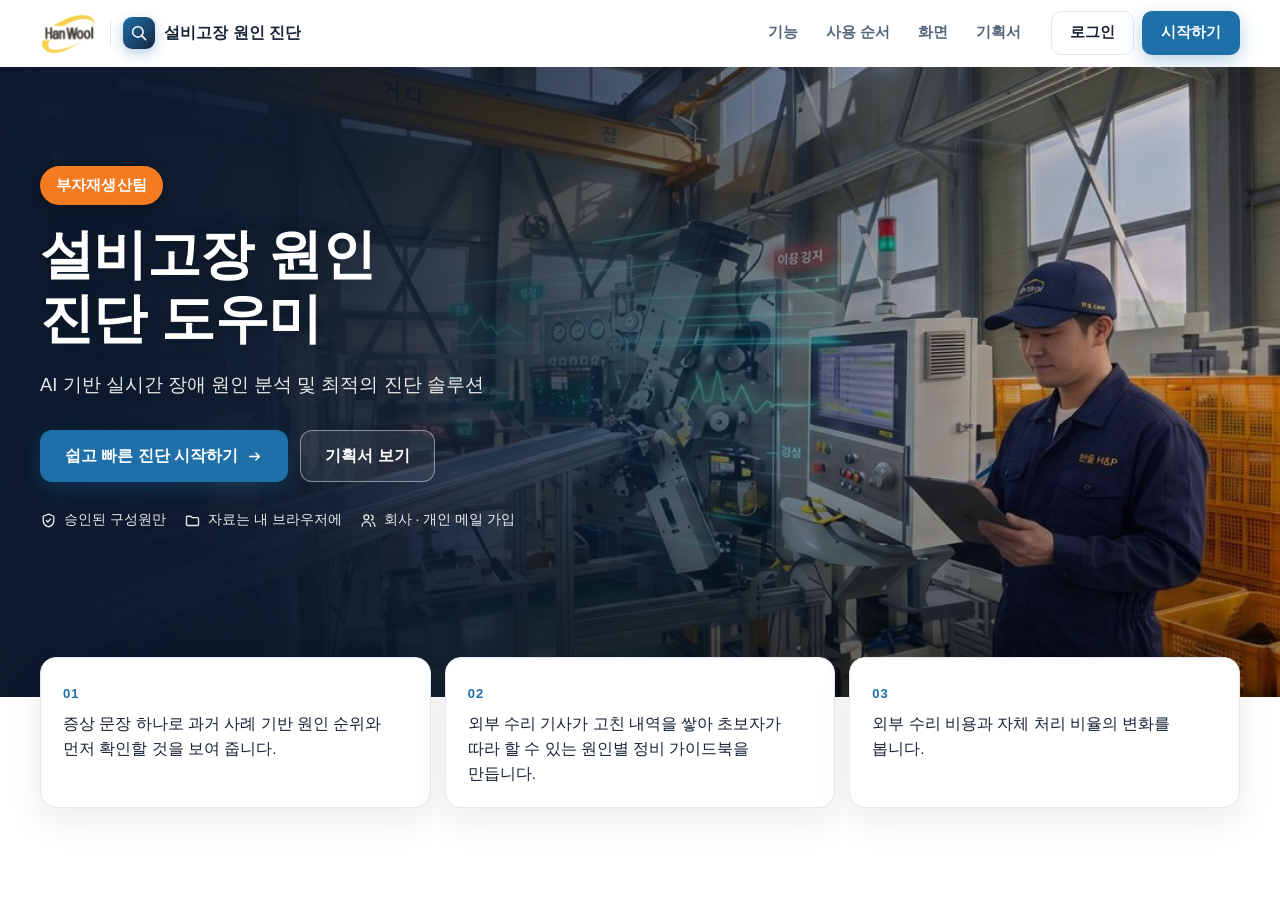
<file: index.html>
<!doctype html>
<html lang="ko">
<head>
  <meta charset="utf-8">
  <meta name="viewport" content="width=device-width, initial-scale=1">
  <title>설비고장 원인 진단 도우미 — v2.0</title>
  <!-- seo-kit: 공유 미리보기 · 아이콘(주소를 옮기면 아래 주소 3곳을 내 주소로) -->
  <link rel="canonical" href="https://yoosangjin1221.github.io/hanwool/">
  <meta property="og:type" content="website">
  <meta property="og:site_name" content="한울H&amp;P">
  <meta property="og:title" content="한울H&amp;P · 설비고장 원인 진단">
  <meta property="og:description" content="증상을 넣으면 과거 정비 사례에서 가능한 고장 원인과 「먼저 확인할 것」을 짚어 주고, 쌓인 사례로 초보자용 자체 정비 가이드북과 외부 수리 비용 현황을 만드는 도구입니다.">
  <meta property="og:url" content="https://yoosangjin1221.github.io/hanwool/">
  <meta property="og:image" content="https://yoosangjin1221.github.io/hanwool/og-image.png">
  <meta property="og:image:secure_url" content="https://yoosangjin1221.github.io/hanwool/og-image.png">
  <meta property="og:image:type" content="image/png">
  <meta property="og:image:width" content="1200">
  <meta property="og:image:height" content="630">
  <meta property="og:image:alt" content="한울H&amp;P · 설비고장 원인 진단">
  <meta property="og:locale" content="ko_KR">
  <meta name="twitter:card" content="summary_large_image">
  <meta name="twitter:title" content="한울H&amp;P · 설비고장 원인 진단">
  <meta name="twitter:description" content="증상을 넣으면 과거 정비 사례에서 가능한 고장 원인과 「먼저 확인할 것」을 짚어 주고, 쌓인 사례로 초보자용 자체 정비 가이드북과 외부 수리 비용 현황을 만드는 도구입니다.">
  <meta name="twitter:image" content="https://yoosangjin1221.github.io/hanwool/og-image.png">
  <link rel="icon" href="favicon.svg" type="image/svg+xml">
  <!-- /seo-kit -->
  <meta name="description" content="증상을 넣으면 과거 정비 사례에서 가능한 고장 원인과 먼저 확인할 것을 짚어 주고, 정비 사례로 초보자용 자체 정비 가이드북과 외부 수리 비용 현황을 만드는 브라우저 도구">
  <meta name="robots" content="noindex">
  <!-- fresh-guard v3 (2026-10-21) — 배포 직후에도 강력 새로고침 없이 새 화면을 보이게 한다.
       GitHub Pages 는 HTML 을 max-age=600 으로 준다. 브라우저도, GitHub 앞단 캐시(Fastly)도 그동안 옛 HTML 을 줄 수 있다
       (Cloudflare 는 HTML 을 캐시하지 않는다 — cf-cache-status: DYNAMIC 실측).
       여기서 하는 일: 지금 화면의 Last-Modified(document.lastModified)와 서버의 최신 값(HEAD)을 비교해,
       서버 쪽이 새로우면 「?_fg=<판>」을 붙인 주소로 한 번 옮겨 간다. 질의가 붙은 주소는 브라우저 캐시에도 Fastly 캐시에도
       없어 반드시 새 판이 온다(실측 x-cache: MISS). 붙은 _fg 는 새 화면이 뜨자마자 주소창에서 지운다. 같은 판으로 두 번 돌지 않는다.
       v2: 열 때만이 아니라 앱 안 메뉴 이동(pushState·hashchange·popstate) 때도 15초에 한 번까지 다시 잰다(열어 둔 탭).
       v3: location.reload() 대신 질의 붙은 주소로 — reload 가 Fastly 에 남은 옛 판을 다시 받아 멈추던 것(10-21 build-data 강의안).
       탭 전환·포커스로는 옮기지 않는다(입력 유실). ETag 는 Cloudflare 가 지워서 쓸 수 없다. 원본: dreamit-1000/scripts/fresh-guard/guard.html
       file:// 로 열면 아무것도 하지 않는다 — file 주소는 fetch 를 못 해 콘솔 오류만 남기 때문(2026-10-27, data10-07 과 같게). -->
  <script>(function(){try{var L=location,P='_fg',h=window.history,q=L.search;if(L.protocol==='file:')return;if(/[?&]_fg=/.test(q)&&h&&h.replaceState){q=q.replace(/([?&])_fg=[^&]*&?/,'$1').replace(/[?&]$/,'');h.replaceState(h.state,'',L.pathname+q+L.hash);}var d=Date.parse(document.lastModified),u=L.pathname+L.search,k='__fresh_guard',t=0;if(!d||!window.fetch||!window.sessionStorage)return;var g=function(s,v){return s+(s.indexOf('?')<0?'?':'&')+P+'='+v;};var c=function(){var n=Date.now();if(n-t<15000)return;t=n;fetch(g(u,n),{method:'HEAD',cache:'no-store'}).then(function(r){var lm=r.headers.get('last-modified'),f=lm&&Date.parse(lm);if(!f||f<=d+1000)return;if(sessionStorage.getItem(k)===lm)return;sessionStorage.setItem(k,lm);L.replace(g(L.pathname+L.search,f)+L.hash);})['catch'](function(){});};c();var p=h&&h.pushState;if(p)h.pushState=function(){var x=p.apply(this,arguments);c();return x;};addEventListener('hashchange',c);addEventListener('popstate',c);}catch(e){}})();</script>
  <link rel="stylesheet" href="css/style.css?v=2026-11-17.1">
  <!-- auth-kit: 로그인 전에는 도구 화면을 감춘다(js/auth.js 가 판정 뒤 푼다) -->
  <script>document.documentElement.classList.add('auth-lock')</script>
  <link rel="stylesheet" href="css/auth.css?v=2026-11-17.1">
  <link rel="stylesheet" href="css/board.css?v=2026-11-17.1">
  <!-- /auth-kit -->
</head>
<body>
  <a class="skip" href="#main">본문으로 건너뛰기</a>
  <div class="shell">
    <aside class="side" aria-label="주 메뉴">
      <a class="brand" href="#/diagnose">
        <span class="brand-mark" aria-hidden="true">정비</span>
        <span class="brand-text">
          <span class="brand-name">고장 원인 진단 도우미</span>
          <span class="brand-sub">data10-06 · v2.0</span>
        </span>
      </a>
      <nav class="nav" id="nav"></nav>
    </aside>

    <div class="body">
      <header class="topbar">
        <a class="scope-chip" id="dataChip" href="#/cases"></a>
        <span class="topbar-note" id="storeNote"></span>
      </header>
      <div id="sampleBanner" class="sample-banner" hidden></div>
      <div id="storeBanner" class="store-banner" hidden></div>
      <div id="cloudBanner" class="cloud-banner" hidden></div>
      <main id="main" class="main" tabindex="-1"></main>
      <footer class="site-footer">
        v2.0 · <span id="storeFoot">정비 사례와 사진은 이 브라우저 안에서만 저장합니다(서버로 보내지 않음)</span> · AI 자동 보내기는 설정한 경우에만 · 진단은 과거 사례 기반 추정이며, 작업 전 반드시 전원 차단·잠금(LOTO)
      </footer>
    </div>
  </div>

  <dialog id="dlg" class="dialog" aria-labelledby="dlgTitle">
    <div class="dialog-body">
      <h2 id="dlgTitle"></h2>
      <div id="dlgContent"></div>
      <div class="dialog-actions" id="dlgActions"></div>
    </div>
  </dialog>

  <dialog id="lightbox" class="dialog lightbox" aria-labelledby="lbTitle">
    <div class="dialog-body">
      <h2 id="lbTitle">고장 사진</h2>
      <div class="lb-frame"><img id="lbImg" alt=""></div>
      <p class="note" id="lbCap"></p>
      <div class="dialog-actions">
        <button type="button" class="btn" id="lbPrev">이전</button>
        <button type="button" class="btn" id="lbNext">다음</button>
        <button type="button" class="btn btn-primary" id="lbClose">닫기</button>
      </div>
    </div>
  </dialog>

  <div id="toast" class="toast" role="status" aria-live="polite" hidden></div>

  <!-- 로컬 파일(file://)로 열어도 돌도록 module 이 아닌 일반 스크립트로 불러옵니다 -->
  <script src="vendor/xlsx.full.min.js?v=2026-11-17.1"></script>
  <script src="js/xlsx-images.js?v=2026-11-17.1"></script>
  <script src="js/logic.js?v=2026-11-17.1"></script>
  <script src="js/fieldform.js?v=2026-11-17.1"></script>
  <script src="js/sample-data.js?v=2026-11-17.1"></script>
  <script src="js/store.js?v=2026-11-17.1"></script>
  <script src="js/photos.js?v=2026-11-17.1"></script>
  <script src="js/charts.js?v=2026-11-17.1"></script>
  <script src="js/ai-endpoint.js?v=2026-11-17.1"></script>
  <script src="js/ai-panel.js?v=2026-11-17.1"></script>
  <script src="js/app.js?v=2026-11-17.1"></script>
  <!-- 팀 저장소(이 과제 전용) — 로그인 키트보다 먼저 불러야 「팀 저장소」 페이지가 붙습니다. 필요한 SQL = supabase/data.sql -->
  <script src="js/cloud.js?v=2026-11-17.1"></script>
  <!-- auth-kit: 로그인 · 사용 신청 · 승인(정본 data10-00/kit/auth) -->
  <script src="vendor/supabase.js?v=2026-11-17.1"></script>
  <script src="js/auth-config.js?v=2026-11-17.1"></script>
  <script src="js/board.js?v=2026-11-17.1"></script>
  <script src="js/auth.js?v=2026-11-17.1"></script>
  <!-- /auth-kit -->
</body>
</html>
</file>
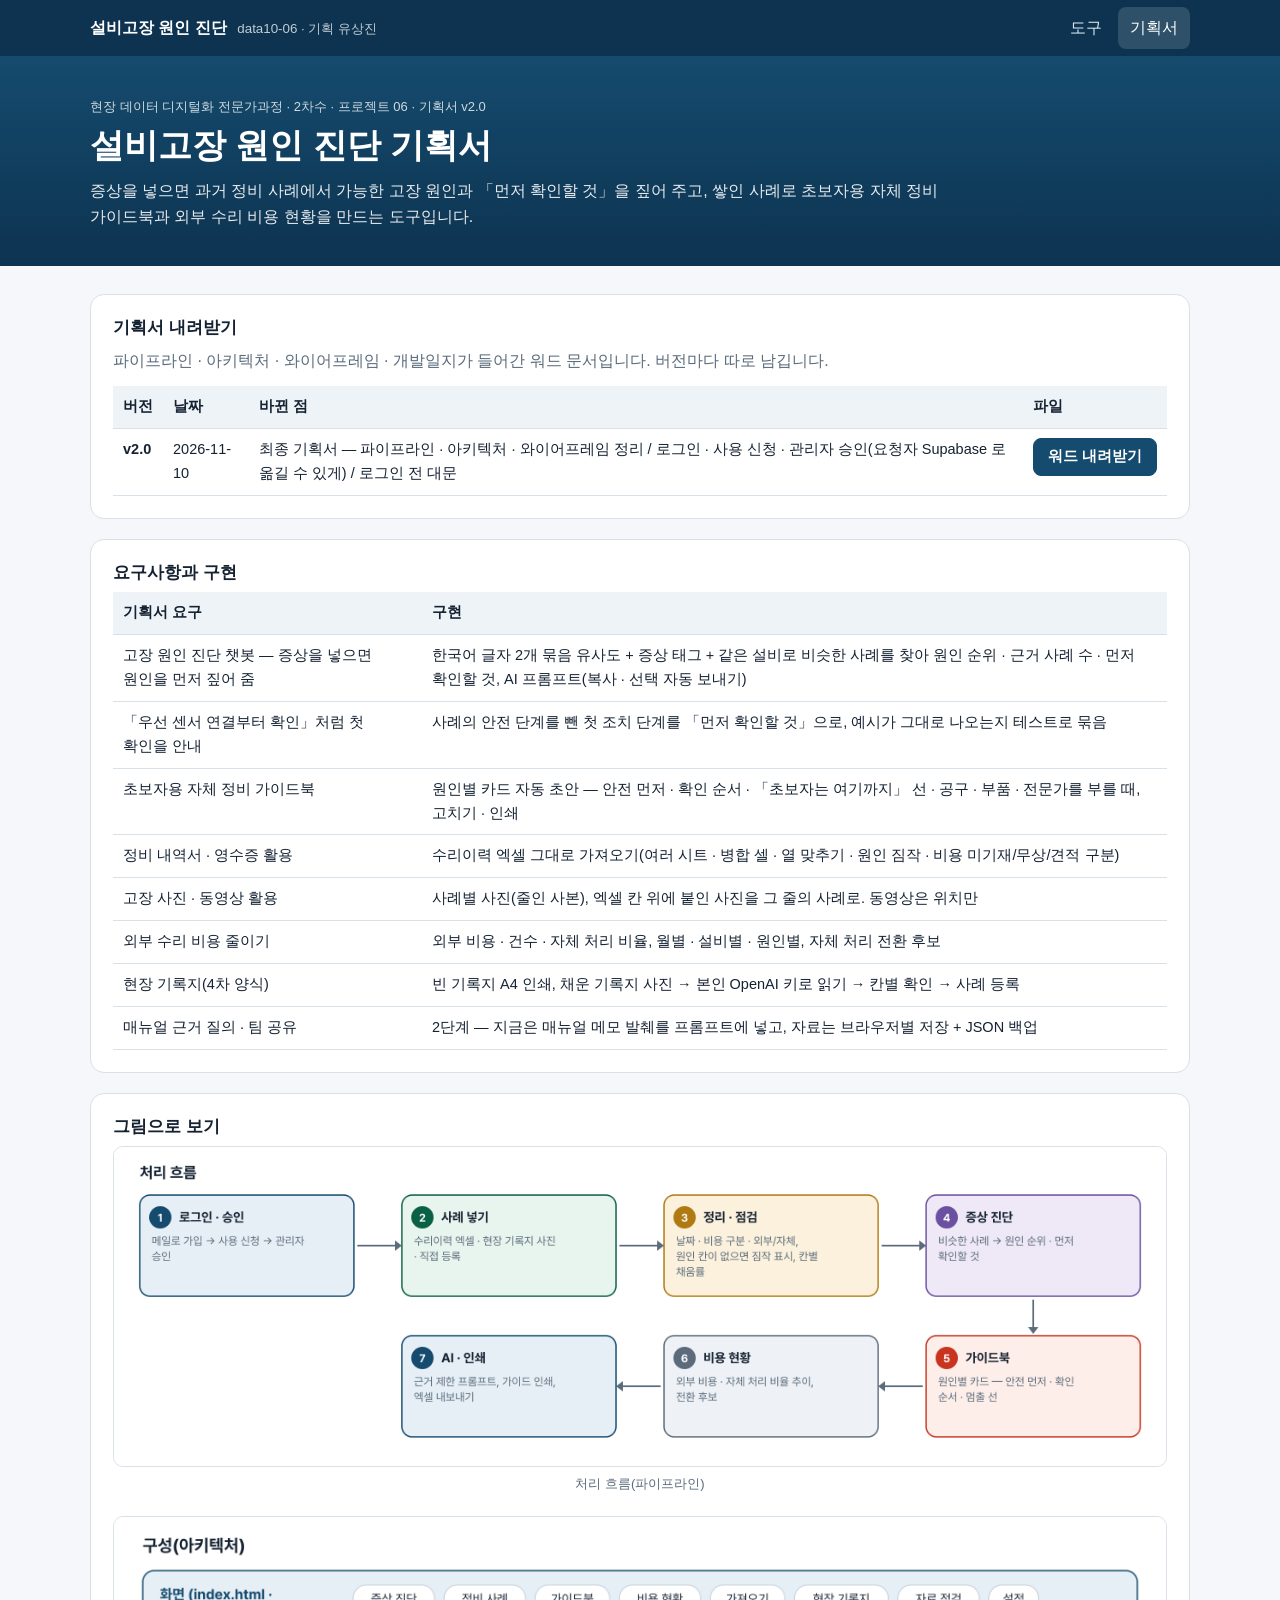
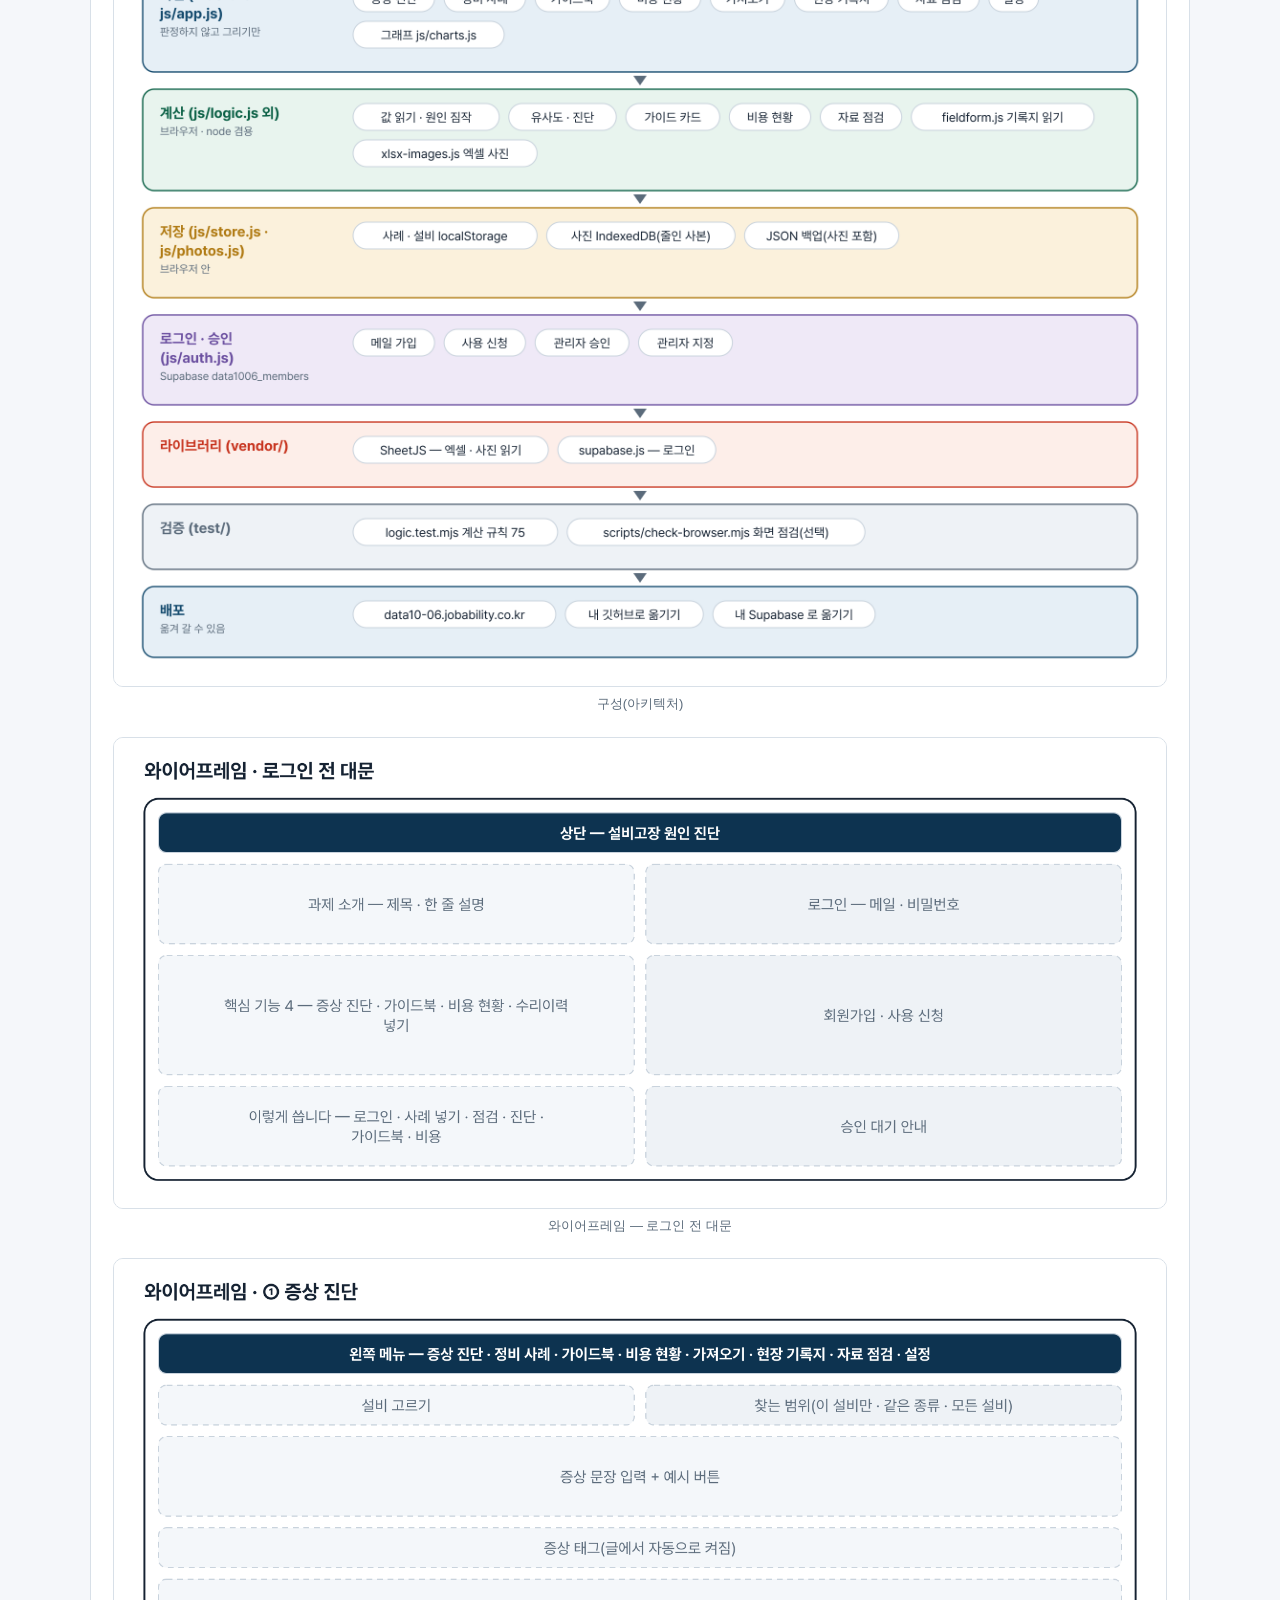
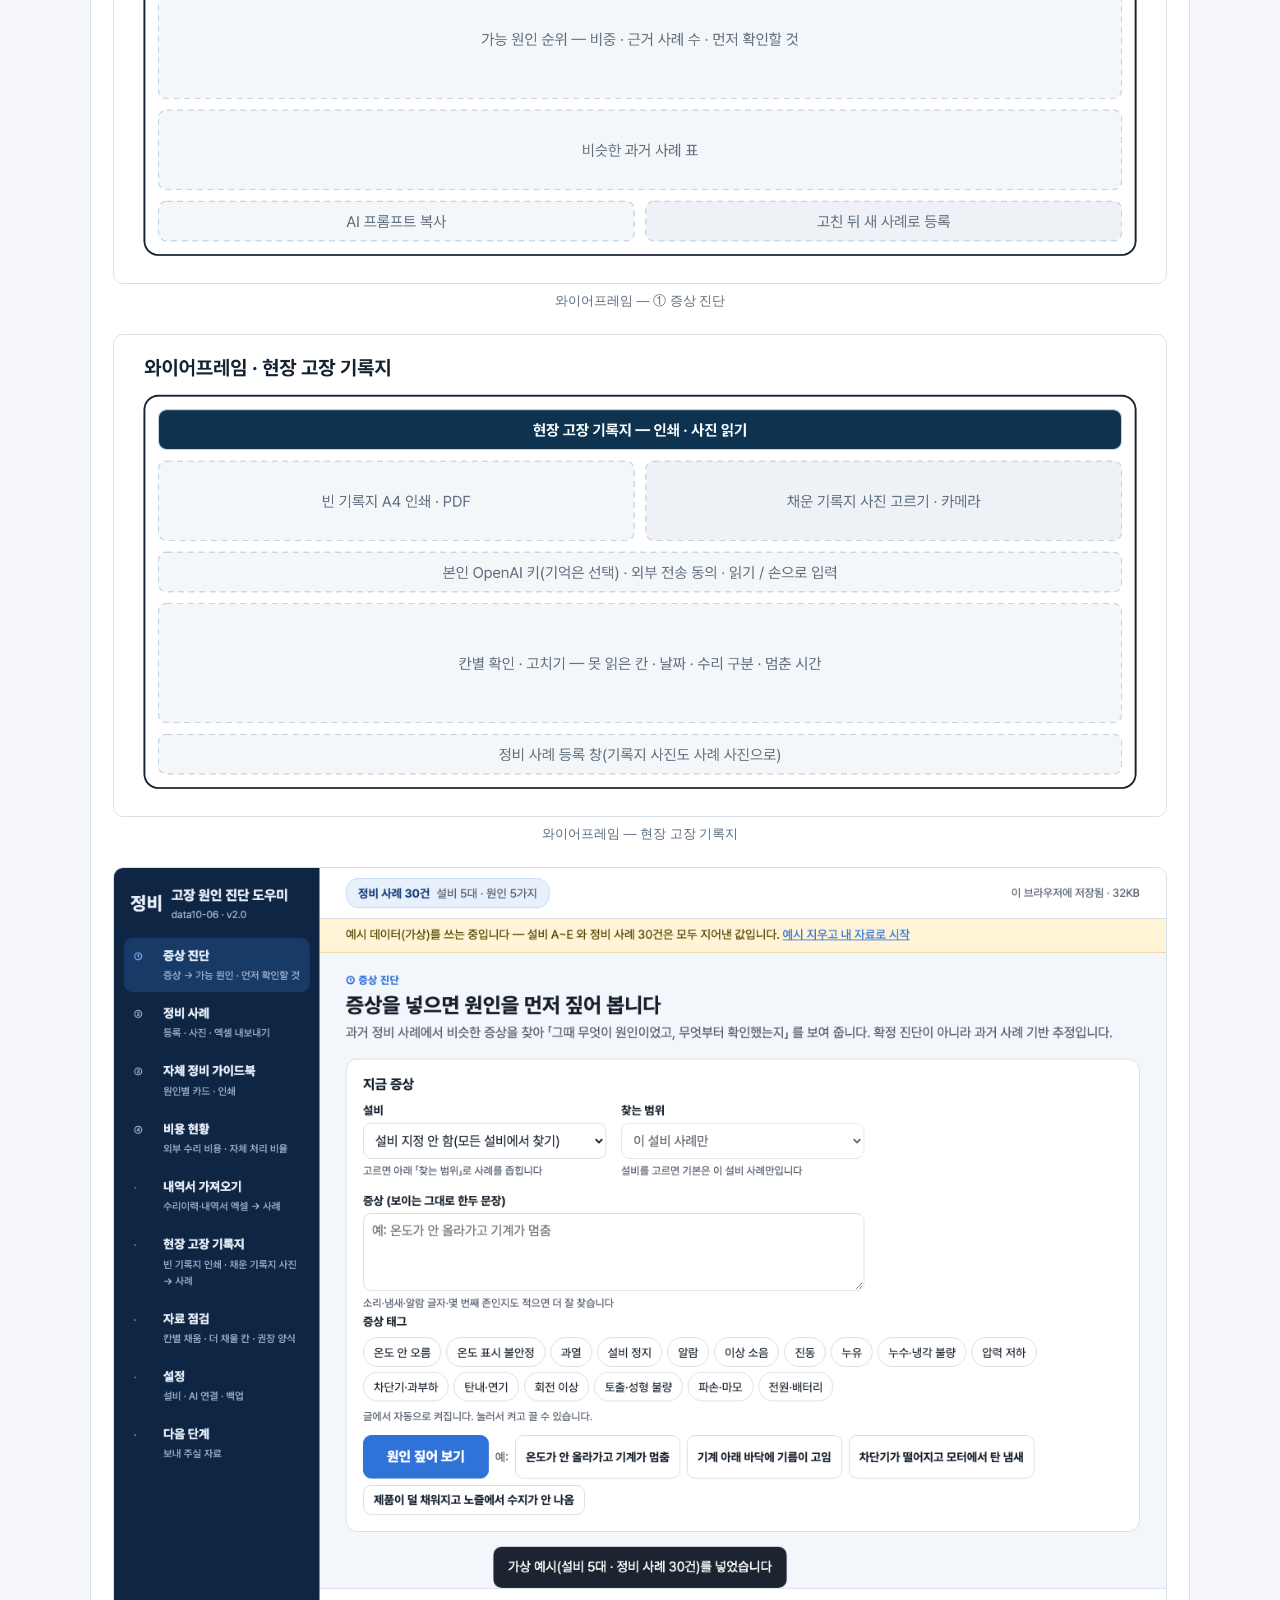
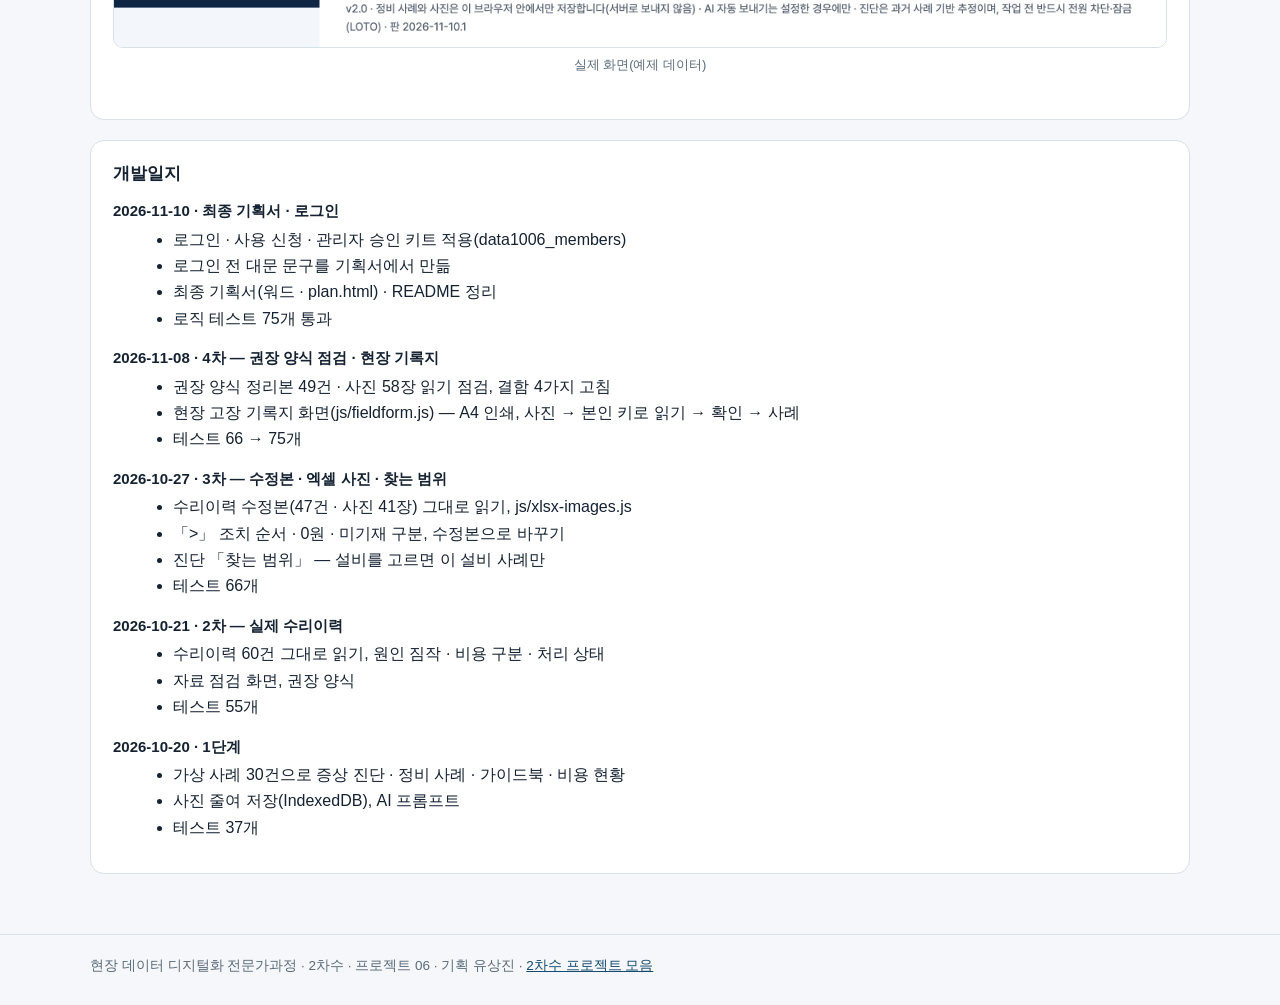
<file: plan.html>
<!DOCTYPE html>
<html lang="ko">
<head>
<meta charset="UTF-8">
<meta name="viewport" content="width=device-width, initial-scale=1.0">
<title>기획서 — 설비고장 원인 진단</title>
<meta name="robots" content="index,follow">
<link rel="icon" href="favicon.svg" type="image/svg+xml">
<link rel="stylesheet" href="css/style.css">
<style>
.plan-figs figure{margin:0 0 22px;} .plan-figs img{width:100%;height:auto;border:1px solid var(--line);border-radius:10px;background:#fff;}
.plan-figs figcaption{font-size:13px;color:var(--sub);text-align:center;margin-top:6px;}
.plan td{white-space:normal;} .plan td .btn{min-height:36px;white-space:nowrap;}
h3{font-size:15px;margin:16px 0 6px;} main ul{margin:0 0 10px 20px;}
:root{--ink:#152232;--sub:#5b6b7b;--line:#d8e0e8;--brand:#154b6e;--bg:#f5f7fa;--container-pad:20px}
@media (min-width:640px){:root{--container-pad:28px}} @media (min-width:1024px){:root{--container-pad:40px}}
*{box-sizing:border-box} body{margin:0;background:var(--bg);color:var(--ink);font:16px/1.65 Pretendard,'Apple SD Gothic Neo','Malgun Gothic',sans-serif;word-break:keep-all;overflow-wrap:break-word}
a{color:var(--brand)} .wrap,.topnav-inner{max-width:calc(1100px + 2*var(--container-pad));margin:0 auto;padding:0 var(--container-pad)}
.topnav{background:#0d3350;color:#fff;position:sticky;top:0;z-index:5} .topnav-inner{display:flex;flex-wrap:wrap;align-items:center;justify-content:space-between;gap:8px;min-height:56px}
.topnav-brand{color:#fff;text-decoration:none;font-weight:700} .topnav-brand small{font-weight:400;opacity:.75;margin-left:6px}
.topnav-links{list-style:none;display:flex;gap:4px;margin:0;padding:0} .topnav-links a{color:#dbe7f0;text-decoration:none;padding:8px 12px;border-radius:8px;display:block} .topnav-links a.active,.topnav-links a:hover{background:rgba(255,255,255,.14);color:#fff}
.hero{background:linear-gradient(180deg,#154b6e,#0d3350);color:#fff;padding:40px 0 36px} .hero h1{margin:6px 0 10px;font-size:clamp(24px,3.4vw,34px);color:#fff} .hero p{margin:0;opacity:.9;max-width:860px} .eyebrow{font-size:13px;opacity:.8}
main{padding:28px 0 40px} .card{background:#fff;border:1px solid var(--line);border-radius:14px;padding:22px;margin:0 0 20px} .sub{color:var(--sub)}
.tablewrap{overflow-x:auto} table{border-collapse:collapse;width:100%;font-size:14.5px} th,td{border-bottom:1px solid var(--line);padding:9px 10px;text-align:left;vertical-align:top} th{background:#eef3f7;white-space:nowrap}
.btn{display:inline-flex;align-items:center;justify-content:center;padding:6px 14px;border-radius:8px;border:1px solid var(--brand);text-decoration:none;font-weight:600} .btn.primary{background:var(--brand);color:#fff}
footer{border-top:1px solid var(--line);padding:20px 0 28px;color:var(--sub);font-size:13.5px}
</style>
</head>
<body>
<nav class="topnav" aria-label="주요 메뉴">
  <div class="topnav-inner">
    <a class="topnav-brand" href="index.html">설비고장 원인 진단 <small>data10-06 · 기획 유상진</small></a>
    <ul class="topnav-links">
      <li><a href="index.html">도구</a></li>
      <li><a href="plan.html" class="active" aria-current="page">기획서</a></li>
    </ul>
  </div>
</nav>
<header class="hero"><div class="wrap">
  <div class="eyebrow">현장 데이터 디지털화 전문가과정 · 2차수 · 프로젝트 06 · 기획서 v2.0</div>
  <h1>설비고장 원인 진단 기획서</h1>
  <p>증상을 넣으면 과거 정비 사례에서 가능한 고장 원인과 「먼저 확인할 것」을 짚어 주고, 쌓인 사례로 초보자용 자체 정비 가이드북과 외부 수리 비용 현황을 만드는 도구입니다.</p>
</div></header>
<main><div class="wrap">
<div class="card">
  <h2 style="margin-top:0">기획서 내려받기</h2>
  <p class="sub">파이프라인 · 아키텍처 · 와이어프레임 · 개발일지가 들어간 워드 문서입니다. 버전마다 따로 남깁니다.</p>
  <div class="tablewrap plan"><table><thead><tr><th>버전</th><th>날짜</th><th>바뀐 점</th><th>파일</th></tr></thead><tbody><tr><td><b>v2.0</b></td><td>2026-11-10</td><td>최종 기획서 — 파이프라인 · 아키텍처 · 와이어프레임 정리 / 로그인 · 사용 신청 · 관리자 승인(요청자 Supabase 로 옮길 수 있게) / 로그인 전 대문</td><td><a class="btn primary" href="docs/기획서/data10-06_유상진_설비고장원인진단_기획서_v2.0.docx" download>워드 내려받기</a></td></tr></tbody></table></div>
</div>
<div class="card plan">
  <h2 style="margin-top:0">요구사항과 구현</h2>
  <div class="tablewrap"><table><thead><tr><th>기획서 요구</th><th>구현</th></tr></thead><tbody><tr><td>고장 원인 진단 챗봇 — 증상을 넣으면 원인을 먼저 짚어 줌</td><td>한국어 글자 2개 묶음 유사도 + 증상 태그 + 같은 설비로 비슷한 사례를 찾아 원인 순위 · 근거 사례 수 · 먼저 확인할 것, AI 프롬프트(복사 · 선택 자동 보내기)</td></tr><tr><td>「우선 센서 연결부터 확인」처럼 첫 확인을 안내</td><td>사례의 안전 단계를 뺀 첫 조치 단계를 「먼저 확인할 것」으로, 예시가 그대로 나오는지 테스트로 묶음</td></tr><tr><td>초보자용 자체 정비 가이드북</td><td>원인별 카드 자동 초안 — 안전 먼저 · 확인 순서 · 「초보자는 여기까지」 선 · 공구 · 부품 · 전문가를 부를 때, 고치기 · 인쇄</td></tr><tr><td>정비 내역서 · 영수증 활용</td><td>수리이력 엑셀 그대로 가져오기(여러 시트 · 병합 셀 · 열 맞추기 · 원인 짐작 · 비용 미기재/무상/견적 구분)</td></tr><tr><td>고장 사진 · 동영상 활용</td><td>사례별 사진(줄인 사본), 엑셀 칸 위에 붙인 사진을 그 줄의 사례로. 동영상은 위치만</td></tr><tr><td>외부 수리 비용 줄이기</td><td>외부 비용 · 건수 · 자체 처리 비율, 월별 · 설비별 · 원인별, 자체 처리 전환 후보</td></tr><tr><td>현장 기록지(4차 양식)</td><td>빈 기록지 A4 인쇄, 채운 기록지 사진 → 본인 OpenAI 키로 읽기 → 칸별 확인 → 사례 등록</td></tr><tr><td>매뉴얼 근거 질의 · 팀 공유</td><td>2단계 — 지금은 매뉴얼 메모 발췌를 프롬프트에 넣고, 자료는 브라우저별 저장 + JSON 백업</td></tr></tbody></table></div>
</div>
<div class="card plan-figs"><h2 style="margin-top:0">그림으로 보기</h2><figure><img src="docs/img/pipeline.png" alt="처리 흐름(파이프라인)" loading="lazy"><figcaption>처리 흐름(파이프라인)</figcaption></figure><figure><img src="docs/img/architecture.png" alt="구성(아키텍처)" loading="lazy"><figcaption>구성(아키텍처)</figcaption></figure><figure><img src="docs/img/wireframe-1.png" alt="와이어프레임 — 로그인 전 대문" loading="lazy"><figcaption>와이어프레임 — 로그인 전 대문</figcaption></figure><figure><img src="docs/img/wireframe-2.png" alt="와이어프레임 — ① 증상 진단" loading="lazy"><figcaption>와이어프레임 — ① 증상 진단</figcaption></figure><figure><img src="docs/img/wireframe-3.png" alt="와이어프레임 — 현장 고장 기록지" loading="lazy"><figcaption>와이어프레임 — 현장 고장 기록지</figcaption></figure><figure><img src="docs/img/screen.png" alt="실제 화면(예제 데이터)" loading="lazy"><figcaption>실제 화면(예제 데이터)</figcaption></figure></div>
<div class="card"><h2 style="margin-top:0">개발일지</h2><h3>2026-11-10 · 최종 기획서 · 로그인</h3><ul><li>로그인 · 사용 신청 · 관리자 승인 키트 적용(data1006_members)</li><li>로그인 전 대문 문구를 기획서에서 만듦</li><li>최종 기획서(워드 · plan.html) · README 정리</li><li>로직 테스트 75개 통과</li></ul><h3>2026-11-08 · 4차 — 권장 양식 점검 · 현장 기록지</h3><ul><li>권장 양식 정리본 49건 · 사진 58장 읽기 점검, 결함 4가지 고침</li><li>현장 고장 기록지 화면(js/fieldform.js) — A4 인쇄, 사진 → 본인 키로 읽기 → 확인 → 사례</li><li>테스트 66 → 75개</li></ul><h3>2026-10-27 · 3차 — 수정본 · 엑셀 사진 · 찾는 범위</h3><ul><li>수리이력 수정본(47건 · 사진 41장) 그대로 읽기, js/xlsx-images.js</li><li>「&gt;」 조치 순서 · 0원 · 미기재 구분, 수정본으로 바꾸기</li><li>진단 「찾는 범위」 — 설비를 고르면 이 설비 사례만</li><li>테스트 66개</li></ul><h3>2026-10-21 · 2차 — 실제 수리이력</h3><ul><li>수리이력 60건 그대로 읽기, 원인 짐작 · 비용 구분 · 처리 상태</li><li>자료 점검 화면, 권장 양식</li><li>테스트 55개</li></ul><h3>2026-10-20 · 1단계</h3><ul><li>가상 사례 30건으로 증상 진단 · 정비 사례 · 가이드북 · 비용 현황</li><li>사진 줄여 저장(IndexedDB), AI 프롬프트</li><li>테스트 37개</li></ul></div>
</div></main>
<footer><div class="wrap">현장 데이터 디지털화 전문가과정 · 2차수 · 프로젝트 06 · 기획 유상진 · <a href="https://data10-00.jobability.co.kr/">2차수 프로젝트 모음</a></div></footer>
</body>
</html>
</file>
<file: css/style.css>
/* 설비고장 원인 진단 도우미 — 1단계 화면 스타일
   뼈대(짙은 남색 사이드바 + 밝은 본문)·공통 부품은 data09-25, 사진 칸은 data09-17 에서 가져왔습니다.
   390px 까지 반응형, 좁은 화면에서는 사이드바가 위쪽 메뉴로 바뀝니다. 그래프 색은 --series-* 변수. */
:root {
  --container-pad: 16px;
  --bg: #f3f6fa;
  --surface: #ffffff;
  --text: #16202c;
  --muted: #56616f;
  --line: #d6dde6;
  --primary: #2f73d9;
  --primary-dark: #215cb4;
  --primary-soft: #e8f0fc;
  --on-primary: #ffffff;
  --side: #0f2544;
  --side-2: #183a66;
  --on-side: #e7eef8;
  --on-side-muted: #9fb2cc;
  --danger: #b3261e;
  --warn-bg: #fff4d6;
  --ok: #1b6e3a;
  --fact: #1b6e3a;
  --obs: #8a4b00;
  --radius: 10px;
  --series-1: #2a78d6;    /* 양품·시간당 양품 */
  --series-2: #eb6834;    /* 폐기율 */
  --series-3: #1baf7a;    /* 달성률 */
  --series-plan: #9aa7b8; /* 계획수량(중립 회색) */
  --caution-bg: #fff4d6;
  --caution: #6b4d00;
}
@media (min-width: 640px) { :root { --container-pad: 24px; } }
@media (min-width: 1024px) { :root { --container-pad: 32px; } }

*, *::before, *::after { box-sizing: border-box; }
html { -webkit-text-size-adjust: 100%; }
body {
  margin: 0;
  background: var(--bg);
  color: var(--text);
  font-family: "Pretendard", "Apple SD Gothic Neo", "Malgun Gothic", "Noto Sans KR", system-ui, sans-serif;
  font-size: 16px;
  line-height: 1.6;
  word-break: keep-all;
  overflow-wrap: break-word;
}
button, input, select, textarea { font: inherit; color: inherit; }
input[type="file"] { max-width: 100%; }
img { max-width: 100%; display: block; }
h1, h2, h3 { line-height: 1.3; margin: 0 0 .5em; }
h1 { font-size: 1.6rem; }
h2 { font-size: 1.2rem; }
h3 { font-size: 1.05rem; }
p { margin: 0 0 .75em; }
a { color: var(--primary); }
.sr { position: absolute; width: 1px; height: 1px; overflow: hidden; clip: rect(0 0 0 0); white-space: nowrap; }
.skip { position: absolute; left: -999px; }
.skip:focus { left: 8px; top: 8px; background: #fff; padding: 8px; z-index: 50; }
[hidden] { display: none !important; }

/* ── 뼈대: 사이드바 + 본문 ─────────────────── */
.shell { display: grid; grid-template-columns: 250px minmax(0, 1fr); min-height: 100vh; }
.side { background: var(--side); color: var(--on-side); padding: 20px 12px; position: sticky; top: 0; height: 100vh; overflow-y: auto; }
.brand { display: flex; align-items: center; gap: 10px; text-decoration: none; color: var(--on-side); padding: 0 8px 18px; }
.brand-mark { font-weight: 800; font-size: 1.4rem; letter-spacing: .02em; }
.brand-text { display: flex; flex-direction: column; min-width: 0; }
.brand-name { font-weight: 800; font-size: 1.05rem; }
.brand-sub { font-size: .78rem; color: var(--on-side-muted); }
.nav { display: flex; flex-direction: column; gap: 4px; }
.nav a {
  display: grid; grid-template-columns: 28px minmax(0, 1fr); gap: 2px 8px; align-items: baseline;
  padding: 10px 12px; border-radius: var(--radius); color: var(--on-side); text-decoration: none;
}
.nav a .no { font-size: .78rem; color: var(--on-side-muted); }
.nav a .t { font-weight: 700; font-size: .95rem; }
.nav a .s { grid-column: 2; font-size: .78rem; color: var(--on-side-muted); }
.nav a:hover { background: rgba(255, 255, 255, .06); }
.nav a[aria-current="page"] { background: var(--side-2); }
.nav a[aria-current="page"] .no { color: #7fb0ff; }

.body { min-width: 0; display: flex; flex-direction: column; }
.topbar {
  display: flex; flex-wrap: wrap; align-items: center; gap: 8px 16px;
  padding: 12px var(--container-pad); background: var(--surface); border-bottom: 1px solid var(--line);
  position: sticky; top: 0; z-index: 10;
}
.scope-chip {
  display: inline-flex; flex-wrap: wrap; gap: 2px 8px; align-items: center; min-width: 0; max-width: 100%;
  padding: 6px 14px; border-radius: 16px; background: var(--primary-soft); border: 1px solid #c3d6f3;
  color: #17427e; font-weight: 700; font-size: .9rem; text-decoration: none;
}
.scope-chip .dim { font-weight: 500; color: var(--muted); }
.topbar-note { margin-left: auto; font-size: .85rem; color: var(--muted); }
.sample-banner { background: var(--warn-bg); border-bottom: 1px solid #e8cf85; color: #5a4400; font-size: .92rem; padding: 8px var(--container-pad); }
.main { padding: 24px var(--container-pad) 48px; width: 100%; max-width: calc(1280px + 2 * var(--container-pad)); }
.main:focus { outline: none; }
.site-footer { margin-top: auto; border-top: 1px solid var(--line); background: var(--surface); color: var(--muted); font-size: .85rem; padding: 14px var(--container-pad); }

@media (max-width: 1023px) {
  .shell { grid-template-columns: minmax(0, 1fr); }
  .side { position: static; height: auto; padding: 12px var(--container-pad); }
  .brand { padding: 0 0 10px; }
  .nav { flex-direction: row; flex-wrap: wrap; gap: 4px; }
  .nav a { display: inline-flex; gap: 6px; padding: 6px 10px; }
  .nav a .s { display: none; }
  .topbar { position: static; }
}

/* ── 공통 부품 ─────────────────────────── */
.stage { font-size: .8rem; font-weight: 800; color: var(--primary); letter-spacing: .04em; margin-bottom: 4px; }
.page-head { display: flex; flex-wrap: wrap; align-items: flex-end; gap: 8px 16px; margin-bottom: 18px; }
.page-head .titles { margin-right: auto; min-width: 0; }
.page-head h1 { margin: 0; }
.page-head .lead { color: var(--muted); margin: 4px 0 0; }
.card { background: var(--surface); border: 1px solid var(--line); border-radius: 14px; padding: 20px; margin-bottom: 20px; min-width: 0; }
.card > h2 { font-size: 1.05rem; }
.note { color: var(--muted); font-size: .9rem; }
.grid-2 { display: grid; grid-template-columns: repeat(2, minmax(0, 1fr)); gap: 20px; }
@media (max-width: 900px) { .grid-2 { grid-template-columns: minmax(0, 1fr); } }

.btn {
  display: inline-flex; align-items: center; justify-content: center; gap: 8px;
  min-height: 44px; padding: 8px 16px; border-radius: var(--radius);
  border: 1px solid var(--line); background: var(--surface); cursor: pointer; font-weight: 700; text-decoration: none; color: var(--text);
}
.btn:hover { border-color: var(--primary); }
.btn:disabled { opacity: .5; cursor: not-allowed; }
.btn-primary { background: var(--primary); color: var(--on-primary); border-color: var(--primary); }
.btn-primary:hover { background: var(--primary-dark); }
.btn-danger { color: var(--danger); border-color: var(--danger); }
.btn-sm { min-height: 36px; padding: 4px 12px; font-size: .9rem; }
.btn-big { min-height: 52px; font-size: 1.05rem; padding: 12px 28px; }
.btn-row { display: flex; flex-wrap: wrap; gap: 8px; }

/* 선택 칸(Scope Setup) */
.seg { display: flex; flex-wrap: wrap; gap: 8px; }
.opt-grid { display: grid; grid-template-columns: repeat(auto-fill, minmax(180px, 1fr)); gap: 10px; }
.opt {
  position: relative; display: flex; gap: 10px; align-items: flex-start; padding: 10px 12px; min-height: 52px;
  border: 1px solid var(--line); border-radius: var(--radius); background: var(--surface); cursor: pointer; min-width: 0;
}
.opt input { margin-top: 4px; flex: none; width: 18px; height: 18px; accent-color: var(--primary); }
.opt .t { font-weight: 700; display: block; }
.opt .s { font-size: .8rem; color: var(--muted); display: block; }
.opt:has(input:checked) { background: var(--primary-soft); border-color: #9dbdf0; }
.opt .avail { font-size: .78rem; color: var(--muted); }
.opt .avail.zero { color: var(--obs); }
.summary { display: grid; grid-template-columns: max-content minmax(0, 1fr); gap: 6px 16px; margin: 0; }
.summary dt { color: var(--muted); font-size: .9rem; }
.summary dd { margin: 0; font-weight: 700; min-width: 0; }
.scope-id { font-family: ui-monospace, Menlo, Consolas, monospace; font-size: 1.15rem; color: #17427e; }

/* 양식 */
.form-grid { display: grid; grid-template-columns: repeat(3, minmax(0, 1fr)); gap: 14px 18px; }
.form-grid .span-all { grid-column: 1 / -1; }
@media (max-width: 1100px) { .form-grid { grid-template-columns: repeat(2, minmax(0, 1fr)); } }
@media (max-width: 560px) { .form-grid { grid-template-columns: minmax(0, 1fr); } }
.field { display: flex; flex-direction: column; gap: 4px; min-width: 0; }
.field > span { font-weight: 700; font-size: .9rem; }
.field > span .req { color: var(--danger); margin-left: 4px; }
.field input, .field select, .field textarea {
  width: 100%; min-height: 44px; padding: 8px 10px; border: 1px solid var(--line); border-radius: var(--radius); background: var(--surface);
}
.field textarea { min-height: 80px; resize: vertical; }
.field .hint { font-size: .82rem; color: var(--muted); }
.field .err { color: var(--danger); font-size: .88rem; }
.field.invalid input, .field.invalid select, .field.invalid textarea { border-color: var(--danger); }
fieldset.block { border: 1px solid var(--line); border-radius: 14px; padding: 16px 18px 18px; margin: 0 0 18px; background: var(--surface); min-width: 0; }
fieldset.block legend { font-weight: 800; padding: 0 6px; }
details.block { border: 1px solid var(--line); border-radius: 14px; padding: 8px 18px; margin: 0 0 10px; background: var(--surface); min-width: 0; }
details.block[open] { padding-bottom: 16px; }
details.block > summary { font-weight: 800; overflow-wrap: anywhere; }
.view-toggle { display: inline-flex; border: 1px solid var(--line); border-radius: 10px; overflow: hidden; }
.view-toggle button { border: 0; background: var(--surface); padding: 6px 14px; font: inherit; cursor: pointer; min-height: 36px; }
.view-toggle button[aria-pressed="true"] { background: var(--primary); color: #fff; font-weight: 700; }
table.list.pivot td.label { white-space: nowrap; }
table.list.alias td:first-child { font-weight: 700; }
.kind { display: inline-block; font-size: .75rem; font-weight: 800; padding: 1px 8px; border-radius: 999px; margin-left: 6px; vertical-align: middle; }
.kind.fact { background: #e3f3e8; color: var(--fact); }
.kind.obs { background: #fdf0dc; color: var(--obs); }
.kind.meta { background: #eef1f5; color: var(--muted); }
.submit-bar { display: flex; justify-content: flex-end; gap: 8px; flex-wrap: wrap; position: sticky; bottom: 0; background: var(--bg); padding: 12px 0; }

/* 이미지 목록(등록 화면) */
.media-list { display: grid; grid-template-columns: repeat(auto-fill, minmax(200px, 1fr)); gap: 12px; margin-top: 12px; }
.media-item { border: 1px solid var(--line); border-radius: var(--radius); padding: 8px; display: flex; flex-direction: column; gap: 6px; min-width: 0; background: #fafbfd; }
.media-item .thumb { aspect-ratio: 4 / 3; background: #e9eef4; border-radius: 6px; display: flex; align-items: center; justify-content: center; overflow: hidden; color: var(--muted); font-size: .85rem; text-align: center; padding: 6px; }
.media-item .thumb img { width: 100%; height: 100%; object-fit: contain; }
.media-item select, .media-item input { width: 100%; min-height: 38px; padding: 4px 8px; border: 1px solid var(--line); border-radius: 8px; background: #fff; }

/* 표 */
.table-wrap { overflow-x: auto; border: 1px solid var(--line); border-radius: var(--radius); background: var(--surface); }
table.list { width: 100%; border-collapse: collapse; font-size: .92rem; }
table.list th, table.list td { padding: 8px 10px; border-bottom: 1px solid var(--line); text-align: left; vertical-align: top; }
table.list th { background: #eef2f7; white-space: nowrap; }
table.list td.num, table.list th.num { text-align: right; white-space: nowrap; }
table.list td.zero { color: #a3adba; }
table.list tr.differs td { background: #fffaf0; }
table.list td.blk { color: var(--muted); font-size: .82rem; white-space: nowrap; }
.heat-1 { background: #eef4fd; } .heat-2 { background: #d9e7fb; } .heat-3 { background: #bcd4f7; }

/* 통계 타일 */
.tiles { display: grid; grid-template-columns: repeat(4, minmax(0, 1fr)); gap: 12px; margin-bottom: 20px; }
@media (max-width: 900px) { .tiles { grid-template-columns: repeat(2, minmax(0, 1fr)); } }
.tile { background: var(--surface); border: 1px solid var(--line); border-radius: 14px; padding: 14px 16px; min-width: 0; }
.tile .k { font-size: .85rem; color: var(--muted); }
.tile .v { font-size: 1.6rem; font-weight: 800; }

/* 가져오기 */
.map-grid { display: grid; grid-template-columns: repeat(auto-fill, minmax(260px, 1fr)); gap: 10px 16px; }
.map-row { display: flex; flex-direction: column; gap: 4px; min-width: 0; border: 1px solid var(--line); border-radius: 10px; padding: 8px 10px; background: #fafbfd; }
.map-row .col { font-weight: 800; }
.map-row .ex { font-size: .8rem; color: var(--muted); overflow: hidden; text-overflow: ellipsis; white-space: nowrap; }
.map-row select { min-height: 38px; border: 1px solid var(--line); border-radius: 8px; padding: 4px 8px; background: #fff; width: 100%; }

.alert { padding: 10px 14px; border-radius: var(--radius); margin: 10px 0; }
.alert.warn { background: #fdecea; color: #7a1c14; }
.alert.info { background: #eaf1fa; color: #123a66; }
.empty { text-align: center; padding: 40px 16px; color: var(--muted); }

/* 대화상자·알림 */
.dialog { border: none; border-radius: 12px; padding: 0; width: min(640px, calc(100vw - 32px)); max-height: calc(100vh - 32px); }
.dialog::backdrop { background: rgba(0, 0, 0, .45); }
.dialog-body { padding: 20px; }
.dialog-actions { display: flex; justify-content: flex-end; gap: 8px; margin-top: 16px; flex-wrap: wrap; }
.toast { position: fixed; left: 50%; bottom: 24px; transform: translateX(-50%); background: #1b2430; color: #fff; padding: 12px 18px; border-radius: var(--radius); z-index: 100; max-width: calc(100vw - 32px); }
.toast.error { background: var(--danger); }


/* ── data09-25 에서 가져온 부분(필터·그래프·이상 목록 등) ─── */
.filters { display: grid; grid-template-columns: repeat(auto-fit, minmax(min(100%, 200px), 1fr)); gap: 12px 16px; align-items: end; }
.filters .span-all { grid-column: 1 / -1; margin: 0; }
h2.sec { font-size: 1.15rem; margin: 4px 0 12px; }
.tile .v { font-size: 1.35rem; }
.map-row.missing { border-color: var(--danger); background: #fdf3f2; }
.map-row .req { color: var(--danger); font-size: .78rem; }
details > summary { cursor: pointer; font-weight: 700; padding: 6px 0; min-height: 32px; }
details.warn-list ul { max-height: 240px; overflow: auto; font-size: .88rem; }
details.card.rules > summary { font-weight: 700; }
.charts { display: grid; grid-template-columns: repeat(2, minmax(0, 1fr)); gap: 16px; margin-bottom: 16px; }
@media (max-width: 900px) { .charts { grid-template-columns: minmax(0, 1fr); } }
.fig { margin: 0; border: 1px solid var(--line); border-radius: var(--radius); padding: 10px 12px; min-width: 0; background: var(--surface); }
.fig figcaption { font-weight: 800; font-size: .92rem; }
svg.chart { width: 100%; height: auto; display: block; }
svg.chart .grid { stroke: #e6eaf0; stroke-width: 1; }
svg.chart .axis { stroke: #b9c2ce; stroke-width: 1; }
svg.chart .tick { fill: var(--muted); font-size: 12px; }
svg.chart .ln { fill: none; stroke-width: 2; stroke-linejoin: round; }
svg.chart .dot { stroke: var(--surface); stroke-width: 2; }
.legend { display: flex; flex-wrap: wrap; gap: 4px 14px; font-size: .82rem; color: var(--muted); min-height: 4px; }
.legend .lg { display: inline-flex; align-items: center; gap: 6px; }
.legend i { width: 12px; height: 12px; border-radius: 3px; display: inline-block; }
table.list tr.sum td { background: #eef2f7; font-weight: 700; }
table.list tr.total td { background: #dfe7f2; }
table.list td.indent { padding-left: 22px; }
table.list.weekly td:last-child { min-width: 220px; }
table.list.items input[type="text"], table.list.items input:not([type]) { width: 100%; min-height: 36px; padding: 4px 6px; border: 1px solid var(--line); border-radius: 8px; }
table.list tr.excluded td { color: #8b95a3; }
.an-list { display: grid; gap: 10px; }
.an { border: 1px solid var(--line); border-left-width: 5px; border-radius: var(--radius); padding: 10px 14px; min-width: 0; }
.an.lv-bad { border-left-color: var(--danger); }
.an.lv-warn { border-left-color: #c98500; }
.an-top { display: flex; flex-wrap: wrap; align-items: center; gap: 4px 8px; }
.an-ev { margin: 6px 0 4px; font-weight: 600; }
.an .note { margin: 2px 0; }
.tag.caution { background: var(--caution-bg); color: var(--caution); }
.drop { display: flex; flex-wrap: wrap; align-items: center; gap: 10px 16px; padding: 22px; border: 2px dashed var(--line); border-radius: 14px; background: #fafbfd; margin-bottom: 12px; }
.drop.over { border-color: var(--primary); background: var(--primary-soft); }
.btn { position: relative; }
.btn input[type="file"] { position: absolute; width: 1px; height: 1px; overflow: hidden; clip: rect(0 0 0 0); }
.steps { margin: 8px 0 12px; padding-left: 22px; }
.mono { font-family: ui-monospace, Menlo, Consolas, monospace; font-size: .85rem; }
textarea { width: 100%; min-height: 120px; padding: 8px 10px; border: 1px solid var(--line); border-radius: var(--radius); background: var(--surface); resize: vertical; }
.paper { padding: 28px; }
.rp h1 { font-size: 1.4rem; }
.rp h2 { font-size: 1.1rem; margin-top: 18px; }
.rp .pre { white-space: pre-line; background: #fafbfd; border: 1px solid var(--line); border-radius: var(--radius); padding: 12px 14px; }
.ai-send { display: inline-flex; align-items: center; flex-wrap: wrap; gap: 4px; }
@media (max-width: 700px) { .paper { padding: 16px; } }

@media print {
  .side, .topbar, .site-footer, .sample-banner, .no-print, .toast, .filters { display: none !important; }
  .shell { display: block; }
  body { background: #fff; font-size: 10.5pt; }
  .main { padding: 0; max-width: none; }
  .card { border: none; padding: 0; }
  .table-wrap { overflow: visible; border: none; }
  table.list th, table.list td { padding: 3px 5px; }
}
.mask-box { border: 1px solid var(--line); border-radius: 12px; padding: 10px 14px; margin: 0 0 12px; background: #fafbfd; }
.mask-box .opt { margin: 0; }

/* ── data10-06 추가 ─────────────────────── */
:root { --danger-soft: #fdecea; --ok-soft: #e3f3e8; --safety-bg: #fff7e0; --safety-line: #e3c25a; }
.cloud-banner { background: #eaf3fb; color: #12395c; border-bottom: 1px solid #b9d6ee; font-size: .92rem; padding: 10px var(--container-pad); display: flex; flex-wrap: wrap; align-items: center; gap: 8px 10px; }
.cloud-banner[hidden] { display: none; }
.cloud-banner span { flex: 1 1 320px; word-break: keep-all; overflow-wrap: break-word; }
.store-banner { background: #fdecea; color: #7a1c14; border-bottom: 1px solid #f0b8b2; font-size: .92rem; padding: 8px var(--container-pad); }
.linklike { background: none; border: 0; padding: 0; color: var(--primary); text-decoration: underline; cursor: pointer; font: inherit; }
.nowrap { flex-wrap: nowrap; }
.block { display: block; }
.form-grid .span-2 { grid-column: span 2; }
@media (max-width: 560px) { .form-grid .span-2 { grid-column: auto; } }
.list-head { display: flex; flex-wrap: wrap; align-items: baseline; gap: 6px 16px; margin-bottom: 10px; }
.list-head h2 { margin: 0; }
.list-head .btn-row { margin-left: auto; }
.filters-card { padding: 16px 20px; }
.ex-label { align-self: center; }

/* 태그 칩 */
.chips { display: flex; flex-wrap: wrap; gap: 6px; margin: 4px 0; }
.chip {
  display: inline-flex; align-items: center; min-height: 36px; padding: 4px 12px; border-radius: 999px;
  border: 1px solid var(--line); background: var(--surface); color: var(--text); font-size: .9rem; cursor: pointer; text-decoration: none;
}
.chip[aria-pressed="true"], .chip.on { background: var(--primary); border-color: var(--primary); color: var(--on-primary); font-weight: 700; }
.toc { display: flex; flex-wrap: wrap; gap: 6px; margin-bottom: 14px; }

/* 배지 */
.kind.ext { background: #fdf0dc; color: var(--obs); margin-left: 0; }
.kind.self { background: var(--ok-soft); color: var(--ok); margin-left: 0; }
.kind.danger { background: var(--danger-soft); color: #8f1d15; }
.kind.ok { background: var(--ok-soft); color: var(--ok); }
.kind.haz { background: #eef1f5; color: #3d4652; }
.kind.lv.strong { background: var(--ok-soft); color: var(--ok); }
.kind.lv.medium { background: #eaf1fa; color: #123a66; }
.kind.lv.weak { background: #eef1f5; color: var(--muted); }

/* 안전 띠 */
.safety-strip { background: var(--safety-bg); border: 1px solid var(--safety-line); border-left-width: 6px; border-radius: var(--radius); padding: 10px 14px; margin: 0 0 14px; color: #4d3a00; }

/* 진단 결과 */
.an.cause { display: flex; flex-direction: column; gap: 6px; }
.an.lv-strong { border-left-color: var(--ok); }
.an.lv-medium { border-left-color: var(--primary); }
.an.lv-weak { border-left-color: #a3adba; }
.rank { font-weight: 800; color: var(--muted); }
.cause-name { margin: 0; font-size: 1.15rem; }
.share { display: flex; align-items: center; gap: 10px; }
.share-bar { flex: 1; height: 10px; background: #e6eaf0; border-radius: 999px; overflow: hidden; max-width: 420px; }
.share-bar i { display: block; height: 100%; background: var(--series-1); border-radius: 999px; }
.checks { background: #fafbfd; border: 1px solid var(--line); border-radius: var(--radius); padding: 8px 12px; }
.checks ol { margin: 4px 0 0; padding-left: 22px; }
.checks li { margin: 2px 0; }

/* 사진 (data09-17) */
.thumb-btn { position: relative; display: inline-block; padding: 0; border: 1px solid var(--line); border-radius: 6px; background: #eef1f5; cursor: zoom-in; line-height: 0; }
.thumb-btn:focus-visible { outline: 2px solid var(--primary); outline-offset: 2px; }
.thumb { display: block; width: 56px; height: 56px; object-fit: cover; border-radius: 5px; }
.thumb-missing { background: #eef1f5; }
.thumb-count { position: absolute; right: 2px; bottom: 2px; background: rgba(0, 0, 0, .7); color: #fff; font-size: .75rem; line-height: 1.4; padding: 0 5px; border-radius: 4px; }
.photo-grid { list-style: none; margin: 0 0 10px; padding: 0; display: grid; grid-template-columns: repeat(auto-fill, minmax(150px, 1fr)); gap: 10px; }
.photo-item { display: flex; flex-direction: column; gap: 6px; border: 1px solid var(--line); border-radius: var(--radius); padding: 8px; background: var(--surface); min-width: 0; }
.photo-item .thumb-btn.big { width: 100%; }
.photo-item .thumb-btn.big .thumb { width: 100%; height: 120px; }
.photo-item input[type="text"] { width: 100%; min-width: 0; padding: 6px 8px; border: 1px solid var(--line); border-radius: 6px; font-size: .9rem; }
.photo-tools { display: flex; flex-wrap: wrap; gap: 4px; }
.dialog.wide { width: min(920px, calc(100vw - 16px)); }
.dialog-body > h2 { overflow-wrap: anywhere; }
.lightbox { width: min(1100px, calc(100vw - 16px)); background: #111; color: #fff; }
.lightbox::backdrop { background: rgba(0, 0, 0, .8); }
.lightbox h2 { color: #fff; font-size: 1rem; }
.lightbox .note { color: #d5dae1; text-align: center; }
.lb-frame img { display: block; max-width: 100%; max-height: calc(100vh - 180px); margin: 0 auto; object-fit: contain; }
.lightbox .btn { background: #2b2f36; color: #fff; border-color: #444; }

/* 가이드 카드 */
.guide-card { border-top: 6px solid var(--side-2); }
.guide-head { display: flex; flex-wrap: wrap; justify-content: space-between; gap: 8px 16px; margin-bottom: 12px; }
.guide-head h2 { font-size: 1.35rem; margin: 0 0 4px; }
.guide-head .badges { display: flex; flex-wrap: wrap; gap: 4px; align-items: flex-start; }
.guide-head .badges .kind { margin-left: 0; }
.guide-grid { display: grid; grid-template-columns: repeat(2, minmax(0, 1fr)); gap: 16px; margin-bottom: 12px; }
@media (max-width: 800px) { .guide-grid { grid-template-columns: minmax(0, 1fr); } }
.guide-card h3 { font-size: 1rem; margin: 8px 0 6px; }
.guide-card ul, .guide-card ol { margin: 0 0 8px; padding-left: 22px; }
.safety-box { background: var(--safety-bg); border: 1px solid var(--safety-line); border-radius: var(--radius); padding: 4px 14px 6px; }
.call-box { background: var(--danger-soft); border: 1px solid #f0b8b2; border-radius: var(--radius); padding: 4px 14px 6px; }
.guide-steps li { margin: 4px 0; }
.guide-steps li.step.expert { font-weight: 600; }
.guide-steps li.after { color: #5d6875; }
.guide-steps li.stop { list-style: none; margin: 10px 0 10px -22px; padding: 8px 12px; border: 2px dashed #c0392b; border-radius: var(--radius); color: #8f1d15; font-weight: 800; background: #fff; }
.pre { white-space: pre-line; }
.print-foot { margin-top: 8px; }
.checklist { list-style: none; padding: 0; margin: 0; display: grid; gap: 8px; }

@media print {
  .dialog, .lightbox { display: none !important; }
  body.print-one .guide-card:not(.print-target), body.print-one .toc, body.print-one .page-head, body.print-one .alert { display: none !important; }
  .guide-card { break-inside: avoid; page-break-inside: avoid; border-top: 3px solid #333; margin-bottom: 14px; }
  .guide-card + .guide-card { break-before: page; page-break-before: always; }
  .safety-box, .call-box { background: #fff; }
  table.list td .thumb-btn { display: none; }
  .charts { grid-template-columns: repeat(2, minmax(0, 1fr)); }
}
/* 넓은 표는 좁은 화면에서 칸을 짓누르지 않고 표 상자 안에서 옆으로 넘깁니다 */
table.list.sims, table.list.cases { min-width: 860px; }
table.list.sims td:nth-child(5), table.list.cases td:nth-child(4) { min-width: 200px; }

/* 2차 — 자료 점검 · 짐작 표시 · 지난 조치 기록 */
.fill-bar { display: inline-block; width: 90px; max-width: 100%; height: 8px; border-radius: 999px; background: #eef1f5; overflow: hidden; vertical-align: middle; }
.fill-bar i { display: block; height: 100%; background: var(--series-1, #2f6db3); }
.feat-list { display: grid; grid-template-columns: repeat(auto-fit, minmax(220px, 1fr)); gap: 10px; margin: 8px 0 12px; }
.feat { border: 1px solid var(--line); border-radius: 12px; padding: 10px 12px; min-width: 0; }
.feat .kind { margin-left: 8px; }
.feat p { margin: 6px 0 0; }
.card.answer p { margin: 0 0 6px; word-break: keep-all; overflow-wrap: break-word; }
.dup-list li { margin-bottom: 6px; }
.dup-list .kind { margin-left: 6px; }
.past-actions { margin-top: 10px; }
.past-actions h4 { margin: 0 0 4px; font-size: .95rem; }
.check-table td { vertical-align: top; }
.linklike { word-break: keep-all; overflow-wrap: anywhere; text-align: left; }

/* 4차 — 현장 고장 기록지(인쇄 · 사진 읽기 확인) */
.alert.ok { background: var(--ok-soft); color: #1d5a2e; }
.field-print-wrap { overflow-x: auto; margin-top: 12px; }
.field-sheet { width: 100%; min-width: 560px; max-width: 760px; border-collapse: collapse; table-layout: fixed; background: #fff; color: #111; }
.field-sheet th, .field-sheet td { border: 1px solid #333; padding: 4px 8px; vertical-align: middle; word-break: keep-all; overflow-wrap: break-word; }
.field-sheet th { background: #f2f4f7; text-align: left; font-weight: 700; font-size: .92rem; }
.field-sheet th small { display: block; font-weight: 400; font-size: .78rem; color: #444; }
.field-sheet .fs-title th { background: #fff; text-align: center; font-size: 1.25rem; letter-spacing: .02em; }
.field-sheet .fs-gap td { border-left: 0; border-right: 0; }
.field-shot { margin: 12px 0; max-width: 420px; }
.field-shot img, .field-shot-mini img { display: block; max-width: 100%; height: auto; border: 1px solid var(--line); border-radius: 8px; }
.field-shot-mini { margin: 8px 0 12px; }
.field-shot-mini img { max-width: min(560px, 100%); margin-top: 8px; }
.field-bad textarea, .field-bad input, .field-bad select { border-color: var(--danger); }
@media print {
  @page { size: A4; margin: 12mm; }
  body.print-field .main > div > :not(.card:first-of-type) { display: none !important; }
  body.print-field .page-head, body.print-field .card:first-of-type > :not(.field-print-wrap) { display: none !important; }
  body.print-field .field-print-wrap { overflow: visible; margin: 0; }
  body.print-field .field-sheet { min-width: 0; max-width: none; font-size: 11pt; }
}
</file>
<file: css/auth.css>
/* data10 로그인 키트 — 정본: data10-00/kit/auth/css/auth.css (사본을 직접 고치지 말 것)
   로그인 전 대문 · 사용 신청 · 승인 대기 · 구성원 관리 창. 클래스는 모두 ag- / auth- 로 시작해 도구 화면과 섞이지 않는다. */
:root {
  --ag-ink: #172334; --ag-sub: #55657a; --ag-line: #d6dee8; --ag-bg: #f3f6f9;
  --ag-navy: #13274b; --ag-navy-2: #0c1b36; --ag-brand: #1f5fa8; --ag-brand-d: #174a84;
  --ag-ok: #1b6e3a; --ag-ok-bg: #e5f3ea; --ag-err: #b3261e; --ag-err-bg: #fdecea; --ag-warn: #7a5200; --ag-warn-bg: #fff4d6;
  --ag-accent: #a9c2e2;
  --ag-pad: 20px;
}
@media (min-width: 640px) { :root { --ag-pad: 28px; } }
@media (min-width: 1024px) { :root { --ag-pad: 40px; } }

/* 로그인 전에는 도구 화면을 감춘다(자리는 그대로 — 그래프 폭 계산이 흔들리지 않게 visibility) */
html.auth-lock body > *:not(#authGate) { visibility: hidden; }
html.auth-lock body { overflow: hidden; }

.ag {
  position: fixed; inset: 0; z-index: 2000; overflow-y: auto; -webkit-overflow-scrolling: touch;
  background: var(--ag-bg); color: var(--ag-ink);
  font: 16px/1.65 Pretendard, 'Apple SD Gothic Neo', 'Malgun Gothic', 'Noto Sans KR', sans-serif;
  word-break: keep-all; overflow-wrap: break-word;
}
.ag[hidden] { display: none; }
.ag *, .ag *::before, .ag *::after, .ag-modal * { box-sizing: border-box; }

.ag-wrap {
  max-width: calc(1180px + 2 * var(--ag-pad)); margin: 0 auto; padding: 0 var(--ag-pad);
  display: grid; grid-template-columns: minmax(0, 1fr); gap: 0;
}
.ag-hero {
  background: linear-gradient(160deg, var(--ag-navy) 0%, var(--ag-navy-2) 100%); color: #fff;
  margin: 0 calc(-1 * var(--ag-pad)); padding: 36px var(--ag-pad) 32px;
}
.ag-side { padding: 24px 0 8px; }
@media (min-width: 960px) {
  .ag { background: linear-gradient(90deg, var(--ag-navy-2) 0, var(--ag-navy-2) 50%, var(--ag-bg) 50%); }
  .ag-wrap { grid-template-columns: minmax(0, 1fr) minmax(0, 1fr); min-height: calc(100vh - 48px); align-items: center; }
  .ag-hero { margin: 0; padding: 56px 48px 56px 0; background: none; min-height: 100%; display: flex; flex-direction: column; justify-content: center; }
  .ag-side { padding: 56px 0 56px 48px; }
}
.ag-eyebrow { margin: 0 0 10px; font-size: 13.5px; letter-spacing: .02em; color: var(--ag-accent); }
.ag-hero h1 { margin: 0 0 14px; font-size: clamp(26px, 3.6vw, 38px); line-height: 1.3; color: #fff; font-weight: 800; }
.ag-lead { margin: 0 0 24px; color: #d7e3f2; font-size: 16.5px; max-width: 640px; }
.ag-feats { list-style: none; margin: 0 0 24px; padding: 0; display: grid; grid-template-columns: minmax(0, 1fr); gap: 10px; }
@media (min-width: 640px) { .ag-feats { grid-template-columns: repeat(2, minmax(0, 1fr)); } }
.ag-feats li { border: 1px solid rgba(255, 255, 255, .14); border-radius: 12px; padding: 14px 16px; background: rgba(255, 255, 255, .05); }
.ag-feats b { display: block; color: #fff; font-size: 15.5px; margin-bottom: 4px; }
.ag-feats span { display: block; color: #c4d3e6; font-size: 14px; line-height: 1.55; }
.ag-flow-t { margin: 0 0 8px; font-size: 13.5px; color: #a9c2e2; }
.ag-flow ol { list-style: none; margin: 0; padding: 0; display: flex; flex-wrap: wrap; gap: 8px; }
.ag-flow li { display: inline-flex; align-items: center; gap: 8px; padding: 6px 12px 6px 6px; border-radius: 999px; background: rgba(255, 255, 255, .08); color: #e6eef8; font-size: 14px; }
.ag-n { display: inline-grid; place-items: center; width: 24px; height: 24px; border-radius: 50%; background: #fff; color: var(--ag-navy); font-weight: 700; font-size: 13px; }

.ag-card { background: #fff; border: 1px solid var(--ag-line); border-radius: 16px; padding: 26px 24px; box-shadow: 0 10px 30px rgba(15, 30, 55, .08); max-width: 460px; margin: 0 auto; }
.ag-card h2 { margin: 6px 0 8px; font-size: 21px; color: var(--ag-ink); }
.ag-card p { margin: 0 0 12px; }
.ag-sub { color: var(--ag-sub); font-size: 14.5px; }
.ag-tabs { display: flex; gap: 4px; padding: 4px; background: #eef2f6; border-radius: 10px; margin: 0 0 18px; }
.ag-tabs button { flex: 1; border: 0; background: transparent; padding: 9px 10px; border-radius: 8px; font: inherit; font-weight: 600; color: var(--ag-sub); cursor: pointer; }
.ag-tabs button[aria-selected="true"] { background: #fff; color: var(--ag-ink); box-shadow: 0 1px 3px rgba(0, 0, 0, .1); }
.ag-form { display: grid; gap: 12px; }
.ag-form label { display: grid; gap: 5px; font-size: 14px; font-weight: 600; color: var(--ag-ink); }
.ag-form small { font-weight: 400; color: var(--ag-sub); }
.ag-form input { font: inherit; font-size: 16px; font-weight: 400; padding: 10px 12px; border: 1px solid var(--ag-line); border-radius: 9px; background: #fff; color: var(--ag-ink); width: 100%; }
.ag-form input::placeholder { color: #8a97a8; font-weight: 400; }
.ag-form input:focus { outline: 2px solid var(--ag-brand); outline-offset: 1px; border-color: var(--ag-brand); }
.ag-btn { font: inherit; font-weight: 700; display: inline-flex; align-items: center; justify-content: center; gap: 6px; min-height: 44px; padding: 8px 16px;
  border-radius: 10px; border: 1px solid var(--ag-line); background: #fff; color: var(--ag-ink); cursor: pointer; width: 100%; }
.ag-btn:hover { border-color: var(--ag-brand); }
.ag-btn:disabled { opacity: .6; cursor: progress; }
.ag-primary { background: var(--ag-brand); border-color: var(--ag-brand); color: #fff; }
.ag-primary:hover { background: var(--ag-brand-d); }
.ag-kakao { background: #fee500; border-color: #fee500; color: #191600; }
.ag-or { display: flex; align-items: center; gap: 10px; color: var(--ag-sub); font-size: 13px; margin: 14px 0; }
.ag-or::before, .ag-or::after { content: ''; flex: 1; height: 1px; background: var(--ag-line); }
.ag-hint { margin: 14px 0 0 !important; color: var(--ag-sub); font-size: 13.5px; }
.ag-msg { margin: 12px 0 0 !important; font-size: 14px; min-height: 1em; color: var(--ag-sub); }
.ag-msg:empty { display: none; }
.ag-msg.is-err { color: var(--ag-err); background: var(--ag-err-bg); padding: 8px 12px; border-radius: 8px; }
.ag-msg.is-ok { color: var(--ag-ok); background: var(--ag-ok-bg); padding: 8px 12px; border-radius: 8px; }
.ag-link { border: 0; background: none; color: var(--ag-sub); text-decoration: underline; font: inherit; font-size: 14px; cursor: pointer; margin-top: 14px; padding: 6px 0; }
.ag-badge { display: inline-block; padding: 3px 10px; border-radius: 999px; background: var(--ag-warn-bg); color: var(--ag-warn); font-size: 13px; font-weight: 700; }
.ag-badge.is-off { background: var(--ag-err-bg); color: var(--ag-err); }
.ag-claim { margin-top: 16px; padding: 14px; border: 1px dashed var(--ag-line); border-radius: 10px; font-size: 14px; color: var(--ag-sub); }
.ag-foot { text-align: center; color: var(--ag-sub); font-size: 13px; margin: 0; padding: 14px var(--ag-pad) 22px; }
@media (min-width: 960px) { .ag-foot { color: #8fa3bd; text-align: left; max-width: calc(1180px + 2 * var(--ag-pad)); margin: 0 auto; } }

/* 상단 바 계정 칩 */
.auth-chip { display: flex; align-items: center; gap: 6px; margin-left: auto; flex-wrap: nowrap; font-size: 13.5px; }
.auth-chip.is-float { position: fixed; top: 10px; right: 10px; z-index: 1500; background: #fff; border: 1px solid var(--ag-line); border-radius: 999px; padding: 4px 6px 4px 12px; }
.auth-chip-name { max-width: 9em; overflow: hidden; text-overflow: ellipsis; white-space: nowrap; font-weight: 600; }
.auth-chip-btn { font: inherit; font-size: 13px; border: 1px solid var(--ag-line); background: #fff; color: var(--ag-ink); border-radius: 8px; padding: 5px 10px; cursor: pointer; white-space: nowrap; display: inline-flex; align-items: center; gap: 4px; }
.auth-chip-btn:hover { border-color: var(--ag-brand); color: var(--ag-brand); }
.auth-chip-n { display: inline-grid; place-items: center; min-width: 18px; height: 18px; padding: 0 5px; border-radius: 9px; background: var(--ag-err); color: #fff; font-size: 11.5px; font-weight: 700; }
.auth-chip-n[hidden] { display: none; }
@media (max-width: 639px) { .auth-chip-name { display: none; } }

/* 구성원 관리 창 */
.ag-modal { position: fixed; inset: 0; z-index: 2100; background: rgba(10, 20, 35, .5); display: flex; align-items: flex-start; justify-content: center; padding: 24px 12px; overflow-y: auto;
  font: 15px/1.6 Pretendard, 'Apple SD Gothic Neo', 'Malgun Gothic', sans-serif; color: var(--ag-ink); word-break: keep-all; overflow-wrap: break-word; }
.ag-modal[hidden] { display: none; }
.ag-panel { background: #fff; border-radius: 14px; width: 100%; max-width: 980px; padding: 20px 22px 24px; }
.ag-panel-h { display: flex; align-items: center; justify-content: space-between; gap: 12px; }
.ag-panel-h h2 { margin: 0; font-size: 20px; }
.ag-x { border: 0; background: none; font-size: 26px; line-height: 1; cursor: pointer; color: var(--ag-sub); padding: 4px 8px; }
.ag-panel .ag-tabs { max-width: 320px; margin: 12px 0; }
.ag-tablewrap { overflow-x: auto; }
.ag-table { width: 100%; border-collapse: collapse; font-size: 14.5px; }
.ag-table th, .ag-table td { text-align: left; vertical-align: top; padding: 10px 8px; border-bottom: 1px solid var(--ag-line); }
.ag-table th { background: #f1f4f8; font-size: 13.5px; white-space: nowrap; }
.ag-table small { color: var(--ag-sub); }
.ag-acts { display: flex; flex-wrap: wrap; gap: 6px; min-width: 150px; }
.ag-btn.ag-sm { width: auto; min-height: 34px; padding: 4px 10px; font-size: 13.5px; }
.ag-st { display: inline-block; padding: 1px 8px; border-radius: 999px; font-size: 12.5px; font-weight: 700; background: #eef2f6; color: var(--ag-sub); }
.ag-st.is-pending { background: var(--ag-warn-bg); color: var(--ag-warn); }
.ag-st.is-active { background: var(--ag-ok-bg); color: var(--ag-ok); }
.ag-st.is-disabled { background: var(--ag-err-bg); color: var(--ag-err); }
.ag-st.is-admin { background: #e6eef9; color: var(--ag-brand-d); }
/* 밝은 테마(plan.json landing.theme = "light") — 바탕은 --ag-bg, 글자는 --ag-ink, 강조는 --ag-accent */
.ag-light, .ag-light .ag-hero { background: var(--ag-bg); }
@media (min-width: 960px) { .ag.ag-light { background: var(--ag-bg); } }
.ag-light .ag-hero { color: var(--ag-ink); }
.ag-light .ag-hero h1 { color: var(--ag-navy); font-size: clamp(30px, 4.2vw, 46px); line-height: 1.25; }
.ag-light .ag-eyebrow { font-size: 16px; font-weight: 700; }
.ag-light .ag-lead { color: var(--ag-sub); font-size: 17px; }
.ag-light .ag-feats li { background: #fff; border-color: var(--ag-line); }
.ag-light .ag-feats b { color: var(--ag-ink); }
.ag-light .ag-feats span { color: var(--ag-sub); }
.ag-light .ag-flow-t { color: var(--ag-sub); }
.ag-light .ag-flow li { background: #fff; color: var(--ag-ink); border: 1px solid var(--ag-line); }
.ag-light .ag-n { background: var(--ag-navy); color: #fff; }
.ag-light .ag-primary { background: var(--ag-navy); border-color: var(--ag-navy); }
.ag-light .ag-primary:hover { background: var(--ag-navy-2); }
@media (min-width: 960px) { .ag-light .ag-foot { color: var(--ag-sub); } }
/* 대문 그림(SVG) — 현장 데이터 → 관리도. 색은 currentColor 하나로(테마마다 .ag-art color 만 바꾼다) */
.ag-hero { position: relative; overflow: hidden; }
.ag-hero > :not(.ag-art) { position: relative; z-index: 1; }
.ag-art { position: absolute; z-index: 0; pointer-events: none; color: #7fa6d6; opacity: .3;
  right: -40px; top: 8px; width: min(560px, 78%); height: auto; }
.ag-par { transition: transform .6s cubic-bezier(.2, .7, .2, 1); }
.ag-line { fill: none; stroke: currentColor; stroke-width: 2.5; stroke-linecap: round; }
.ag-ucl { stroke: currentColor; stroke-width: 1; stroke-dasharray: 5 6; opacity: .55; }
.ag-lbl { fill: currentColor; font-size: 12px; opacity: .7; font-family: inherit; }
.ag-pt { fill: var(--ag-navy-2); stroke: currentColor; stroke-width: 2; }
.ag-ring { fill: none; stroke: currentColor; stroke-width: 2; transform-box: fill-box; transform-origin: center; opacity: 0; }
@media (max-width: 639px) { .ag-art { width: 92%; right: -24px; top: 0; opacity: .28; } .ag-lbl { display: none; } }
/* 데스크톱: 왼쪽 칸 맨 아래 띠(내용과 겹치지 않게 그만큼 아래 여백을 둔다) */
@media (min-width: 960px) {
  .ag-hero { padding-bottom: 210px; }
  .ag-art { top: auto; bottom: 34px; left: 0; right: 32px; width: auto; max-width: 600px; opacity: .55; }
}
.ag-light .ag-art { color: var(--ag-navy); opacity: .26; }
.ag-light .ag-pt { fill: var(--ag-bg); }

/* 「이렇게 씁니다」 단계 — 차례로 밝아진다(그림의 점과 함께) */
.ag-flow li { transition: background-color .35s, box-shadow .35s, color .35s; }
.ag-flow li.is-on { background: rgba(255, 255, 255, .18); box-shadow: inset 0 0 0 1px rgba(255, 255, 255, .45); color: #fff; }
.ag-light .ag-flow li.is-on { background: #fff; box-shadow: inset 0 0 0 1.5px var(--ag-navy); color: var(--ag-navy); }

/* 효과 — .ag-fx 는 JS 가 처음 한 번만 붙인다(모션 최소화면 붙이지 않음). 효과가 없어도 모든 내용은 보인다. */
@keyframes agDraw { to { stroke-dashoffset: 0; } }
@keyframes agFade { from { opacity: 0; } }
@keyframes agUp { from { opacity: 0; transform: translateY(12px); } }
@keyframes agPop { from { opacity: 0; transform: scale(.4); } }
@keyframes agPulse { 0% { opacity: .85; transform: scale(.6); } 100% { opacity: 0; transform: scale(2.2); } }
.ag-fx .ag-line { stroke-dasharray: 1; stroke-dashoffset: 1; animation: agDraw 1.8s cubic-bezier(.4, 0, .2, 1) .2s forwards; }
.ag-fx .ag-area { animation: agFade 1.2s ease 1s both; }
.ag-fx .ag-pt { transform-box: fill-box; transform-origin: center; animation: agPop .45s cubic-bezier(.2, .9, .3, 1.4) var(--d, 1s) both; }
.ag-fx .ag-eyebrow, .ag-fx .ag-hero h1, .ag-fx .ag-lead { animation: agUp .6s ease both; }
.ag-fx .ag-hero h1 { animation-delay: .08s; } .ag-fx .ag-lead { animation-delay: .16s; }
.ag-fx .ag-feats li { animation: agUp .55s ease both; }
.ag-fx .ag-feats li:nth-child(1) { animation-delay: .28s; } .ag-fx .ag-feats li:nth-child(2) { animation-delay: .36s; }
.ag-fx .ag-feats li:nth-child(3) { animation-delay: .44s; } .ag-fx .ag-feats li:nth-child(4) { animation-delay: .52s; }
.ag-fx .ag-flow { animation: agUp .55s ease .62s both; }
.ag-fx .ag-card { animation: agUp .6s ease .18s both; }
.ag-ring { animation: agPulse 2.4s ease-out infinite; }
.ag-feats li { transition: border-color .25s, background-color .25s; }
.ag-feats li:hover { border-color: rgba(255, 255, 255, .32); background: rgba(255, 255, 255, .08); }
.ag-light .ag-feats li:hover { border-color: var(--ag-navy); background: #fff; }

/* ───────── 대문 사진 ───────── */
.ag-sr { position: absolute !important; width: 1px; height: 1px; overflow: hidden; clip: rect(0 0 0 0); white-space: nowrap; }
/* banner: 완성 그림을 위에 그대로(잘리지 않게), 아래에 기능 · 로그인 */
.ag.ag-has-banner { background: var(--ag-bg); }
.ag-banner { background: var(--ag-navy-2); display: flex; justify-content: center; }
.ag-banner { cursor: pointer; }
.ag-banner img { display: block; width: 100%; max-width: 1600px; height: auto; max-height: 72vh; object-fit: contain; }
/* 데스크톱: 그림 아래로 로그인 카드가 첫 화면에 걸리게 높이를 줄인다 */
@media (min-width: 960px) { .ag-banner img { max-height: 52vh; } }
.ag-banner:focus-visible { outline: 3px solid var(--ag-brand); outline-offset: -3px; }
.ag-wrap-banner { padding-top: 24px; padding-bottom: 8px; }
.ag-has-banner .ag-hero-sub { background: none; color: var(--ag-ink); margin: 0; padding: 0 0 8px; }
.ag-has-banner .ag-feats li { background: #fff; border-color: var(--ag-line); }
.ag-has-banner .ag-feats b { color: var(--ag-ink); } .ag-has-banner .ag-feats span { color: var(--ag-sub); }
.ag-has-banner .ag-flow-t { color: var(--ag-sub); }
.ag-has-banner .ag-flow li { background: #fff; color: var(--ag-ink); border: 1px solid var(--ag-line); }
.ag-has-banner .ag-flow li.is-on { box-shadow: inset 0 0 0 1.5px var(--ag-brand); color: var(--ag-brand-d); }
.ag-has-banner .ag-n { background: var(--ag-navy); color: #fff; }
@media (min-width: 960px) {
  .ag-wrap-banner { min-height: 0; align-items: start; padding-top: 32px; }
  .ag-has-banner .ag-hero-sub { padding: 8px 40px 24px 0; min-height: 0; }
  .ag-has-banner .ag-side { padding: 8px 0 24px 40px; }
  .ag-has-banner .ag-foot { color: var(--ag-sub); }
}
/* cover: 사진 위에 대표색을 덮는다(글자 대비를 위해 왼쪽을 더 짙게) */
.ag-hero.ag-cover { background:
  linear-gradient(100deg, color-mix(in srgb, var(--ag-navy-2) 94%, transparent) 0%, color-mix(in srgb, var(--ag-navy) 82%, transparent) 55%, color-mix(in srgb, var(--ag-navy) 45%, transparent) 100%),
  var(--ag-photo) center / cover no-repeat, var(--ag-navy-2); }
@media (min-width: 960px) {
  .ag.ag-has-cover { background: linear-gradient(90deg, var(--ag-navy-2) 0, var(--ag-navy-2) 50%, var(--ag-bg) 50%); }
  .ag-has-cover .ag-wrap { max-width: none; padding-left: 0; }
  .ag-has-cover .ag-hero.ag-cover { margin: 0; padding: 56px 48px 56px max(var(--ag-pad), calc((100vw - 1180px) / 2)); min-height: 100vh; }
}

@media (prefers-reduced-motion: reduce) {
  .ag *, .ag-modal * { transition: none !important; animation: none !important; }
  .ag-ring { opacity: .6; }
}

/* ═════════ 홈페이지 모드(로그인 전) — hp-* ═════════
   색은 과제마다 --ag-navy · --ag-navy-2 · --ag-brand · --ag-brand-d · --ag-accent 로 바뀐다(plan.json landing.colors). */
.ag.ag-home { background: #fff; color: var(--ag-ink); scroll-behavior: smooth; }
@media (min-width: 960px) { .ag.ag-home { background: #fff; } }
.ag-home.hp-modal-open { overflow: hidden; }
.hp { --hp-pad: var(--ag-pad); --hp-max: 1200px; --hp-soft: #f4f7fb; --hp-line: #e2e8f0; font-size: 16px; }
.hp-in { max-width: calc(var(--hp-max) + 2 * var(--hp-pad)); margin: 0 auto; padding: 0 var(--hp-pad); }
.hp a { color: inherit; }
.hp h1, .hp h2, .hp h3 { margin: 0; letter-spacing: -0.01em; }
.hp-ic { width: 24px; height: 24px; fill: none; stroke: currentColor; stroke-width: 1.7; stroke-linecap: round; stroke-linejoin: round; flex: none; }
.hp-ic-s { width: 17px; height: 17px; fill: none; stroke: currentColor; stroke-width: 1.9; stroke-linecap: round; stroke-linejoin: round; flex: none; }

/* 머리글 */
.hp-nav { position: sticky; top: 0; z-index: 30; background: rgba(255, 255, 255, .92); backdrop-filter: saturate(1.4) blur(10px); border-bottom: 1px solid transparent; transition: border-color .2s, box-shadow .2s; }
.hp-nav.is-scrolled { border-bottom-color: var(--hp-line); box-shadow: 0 6px 20px rgba(15, 30, 55, .06); }
.hp-nav-in { display: flex; align-items: center; gap: 18px; min-height: 66px; }
.hp-brand { display: flex; align-items: center; gap: 12px; text-decoration: none; min-width: 0; flex: 1 1 auto; }
.hp-logo { height: 30px; width: auto; display: block; }
.hp-wordmark { display: inline-flex; flex-direction: column; line-height: 1.05; font-weight: 800; font-size: 18px; color: var(--ag-navy); white-space: nowrap; }
.hp-wordmark small { font-size: 10.5px; font-weight: 700; letter-spacing: .14em; color: var(--ag-sub); margin-top: 3px; }
.hp-div { width: 1px; height: 26px; background: var(--hp-line); flex: none; }
.hp-tool { display: inline-flex; align-items: center; gap: 9px; min-width: 0; }
.hp-mark { display: inline-grid; place-items: center; width: 32px; height: 32px; border-radius: 9px; flex: none;
  background: linear-gradient(135deg, var(--ag-brand), var(--ag-navy)); color: #fff; box-shadow: 0 4px 12px color-mix(in srgb, var(--ag-brand) 35%, transparent); }
.hp-mark-ic { width: 18px; height: 18px; fill: none; stroke: currentColor; stroke-width: 2; stroke-linecap: round; stroke-linejoin: round; }
.hp-tool-t { font-weight: 700; font-size: 15.5px; color: var(--ag-ink); white-space: nowrap; overflow: hidden; text-overflow: ellipsis; }
.hp-links { display: none; gap: 4px; }
.hp-links a { text-decoration: none; color: var(--ag-sub); font-weight: 600; font-size: 14.5px; padding: 8px 12px; border-radius: 8px; }
.hp-links a:hover { color: var(--ag-ink); background: var(--hp-soft); }
.hp-acts { display: flex; gap: 8px; flex: none; }
@media (min-width: 1024px) { .hp-links { display: flex; } }
@media (max-width: 639px) { .hp-wordmark small, .hp-div, .hp-tool-t { display: none; } .hp-acts .hp-ghost { display: none; } }

/* 단추 */
.hp-btn { font: inherit; font-weight: 700; font-size: 14.5px; display: inline-flex; align-items: center; justify-content: center; gap: 8px;
  min-height: 42px; padding: 9px 18px; border-radius: 10px; border: 1px solid transparent; cursor: pointer; text-decoration: none; white-space: nowrap; transition: background-color .2s, border-color .2s, transform .15s, box-shadow .2s; }
.hp-btn:focus-visible { outline: 3px solid color-mix(in srgb, var(--ag-brand) 45%, transparent); outline-offset: 2px; }
.hp-lg { min-height: 50px; padding: 12px 24px; font-size: 16px; border-radius: 12px; }
.hp-primary { background: var(--ag-brand); color: #fff; box-shadow: 0 6px 18px color-mix(in srgb, var(--ag-brand) 30%, transparent); }
.hp-primary:hover { background: var(--ag-brand-d); transform: translateY(-1px); }
.hp-ghost { background: transparent; color: var(--ag-ink); border-color: var(--hp-line); }
.hp-ghost:hover { border-color: var(--ag-brand); color: var(--ag-brand-d); }
.hp-line { background: rgba(255, 255, 255, .08); color: #fff; border-color: rgba(255, 255, 255, .45); }
.hp-line:hover { background: rgba(255, 255, 255, .16); }

/* 히어로 */
.hp-hero { position: relative; overflow: hidden; color: #fff;
  background: radial-gradient(1200px 520px at 85% 15%, color-mix(in srgb, var(--ag-brand) 55%, transparent), transparent 60%),
              linear-gradient(160deg, var(--ag-navy) 0%, var(--ag-navy-2) 100%); }
.hp-hero::after { content: ''; position: absolute; inset: 0; pointer-events: none; opacity: .18;
  background-image: radial-gradient(rgba(255, 255, 255, .55) 1px, transparent 1.2px); background-size: 26px 26px;
  -webkit-mask-image: linear-gradient(180deg, #000 0%, transparent 85%); mask-image: linear-gradient(180deg, #000 0%, transparent 85%); }
.hp-cover { background: linear-gradient(100deg, color-mix(in srgb, var(--ag-navy-2) 95%, transparent) 0%, color-mix(in srgb, var(--ag-navy) 86%, transparent) 50%, color-mix(in srgb, var(--ag-navy) 55%, transparent) 100%), var(--hp-photo) center / cover no-repeat, var(--ag-navy-2); }
.hp-hero-in { position: relative; z-index: 1; display: grid; grid-template-columns: minmax(0, 1fr); gap: 40px; padding-top: 56px; padding-bottom: 64px; align-items: center; }
@media (min-width: 1024px) { .hp-hero-in { grid-template-columns: minmax(0, 1fr) minmax(0, 1.08fr); gap: 56px; padding-top: 84px; padding-bottom: 96px; min-height: min(78vh, 760px); } }
.hp-eyebrow { display: inline-flex; align-items: center; gap: 8px; margin: 0 0 16px; font-size: 14px; font-weight: 700; letter-spacing: .02em; color: var(--ag-accent); }
.hp-eyebrow::before { content: ''; width: 22px; height: 2px; background: currentColor; border-radius: 2px; }
.hp-hero h1 { font-size: clamp(30px, 4.6vw, 54px); line-height: 1.18; font-weight: 800; color: #fff; }
.hp-lead { margin: 18px 0 0; font-size: clamp(16px, 1.5vw, 18.5px); line-height: 1.7; color: rgba(255, 255, 255, .84); max-width: 640px; }
.hp-cta-row { display: flex; flex-wrap: wrap; gap: 12px; margin-top: 30px; }
.hp-trust-chips { list-style: none; padding: 0; margin: 26px 0 0; display: flex; flex-wrap: wrap; gap: 8px 18px; }
.hp-trust-chips li { display: inline-flex; align-items: center; gap: 7px; font-size: 14px; color: rgba(255, 255, 255, .78); }
.hp-hero-vis { position: relative; }
.hp-frame { margin: 0; border-radius: 14px; overflow: hidden; background: #fff; box-shadow: 0 30px 70px rgba(5, 12, 30, .45), 0 0 0 1px rgba(255, 255, 255, .12); }
.hp-frame-bar { display: flex; align-items: center; gap: 6px; height: 34px; padding: 0 14px; background: #eef2f7; border-bottom: 1px solid #dfe5ee; }
.hp-frame-bar i { width: 10px; height: 10px; border-radius: 50%; background: #cfd7e2; }
.hp-frame-bar i:nth-child(1) { background: #ff6159; } .hp-frame-bar i:nth-child(2) { background: #ffbd2e; } .hp-frame-bar i:nth-child(3) { background: #28c941; }
.hp-frame-bar span { margin-left: 10px; font-size: 12px; color: #6b7a8c; background: #fff; border-radius: 6px; padding: 2px 10px; overflow: hidden; text-overflow: ellipsis; white-space: nowrap; }
.hp-frame img { display: block; width: 100%; height: auto; max-height: 520px; object-fit: cover; object-position: top left; }
.hp-photo { margin: 0; border-radius: 18px; overflow: hidden; box-shadow: 0 30px 70px rgba(5, 12, 30, .45), 0 0 0 1px rgba(255, 255, 255, .12); aspect-ratio: 16 / 10; }
.hp-photo img { width: 100%; height: 100%; object-fit: cover; display: block; }
.hp-art { color: color-mix(in srgb, var(--ag-accent) 70%, #fff); opacity: .9; }
.hp-art .ag-art { position: static; width: 100%; opacity: 1; }
.hp-float { position: absolute; display: flex; align-items: center; gap: 10px; padding: 11px 16px; border-radius: 12px; background: #fff; color: var(--ag-ink);
  font-weight: 700; font-size: 14px; box-shadow: 0 14px 34px rgba(5, 12, 30, .28); max-width: 260px; }
.hp-float .hp-ic { color: var(--ag-brand); width: 22px; height: 22px; }
.hp-float-1 { left: -18px; bottom: 28px; } .hp-float-2 { right: -14px; top: -16px; }
@media (max-width: 1023px) { .hp-float { display: none; } }

/* 배너(완성 그림) */
.hp-banner { background: var(--ag-navy-2); }
.hp-banner-btn { display: block; width: 100%; padding: 0; border: 0; background: none; cursor: pointer; }
.hp-banner img { display: block; width: 100%; max-width: 1680px; margin: 0 auto; height: auto; max-height: 78vh; object-fit: contain; }
.hp-intro { background: linear-gradient(160deg, var(--ag-navy) 0%, var(--ag-navy-2) 100%); color: #fff; }
.hp-intro-in { display: flex; flex-wrap: wrap; align-items: center; justify-content: space-between; gap: 18px 40px; padding-top: 34px; padding-bottom: 80px; }   /* 아래 목표 카드가 40px 겹쳐 올라오므로 여백을 넉넉히 */
.hp-intro .hp-cta-row { margin-top: 0; }
.hp-h1s { font-size: clamp(22px, 2.6vw, 30px); line-height: 1.3; font-weight: 800; color: #fff; }
.hp-intro .hp-lead { margin-top: 8px; font-size: 16px; }

/* 섹션 */
.hp-sec { padding: 72px 0; }
@media (min-width: 1024px) { .hp-sec { padding: 96px 0; } }
.hp-alt { background: var(--hp-soft); }
.hp-head { max-width: 720px; margin: 0 0 40px; }
.hp-kicker { margin: 0 0 10px; font-size: 13.5px; font-weight: 800; letter-spacing: .12em; color: var(--ag-brand); }
.hp-head h2 { font-size: clamp(25px, 3vw, 36px); line-height: 1.25; font-weight: 800; color: var(--ag-ink); }
.hp-goals { padding: 0; margin-top: -40px; position: relative; z-index: 2; }
.hp-goal-grid { display: grid; grid-template-columns: minmax(0, 1fr); gap: 14px; }
@media (min-width: 768px) { .hp-goal-grid { grid-template-columns: repeat(3, minmax(0, 1fr)); } }
.hp-goal { background: #fff; border: 1px solid var(--hp-line); border-radius: 16px; padding: 22px 22px 20px; box-shadow: 0 14px 36px rgba(15, 30, 55, .08); }
.hp-goal-n { display: inline-block; font-weight: 800; font-size: 13px; color: var(--ag-brand); letter-spacing: .08em; margin-bottom: 8px; }
.hp-goal p { margin: 0; font-size: 15.5px; line-height: 1.6; color: var(--ag-ink); }
.hp-feat-grid { display: grid; grid-template-columns: minmax(0, 1fr); gap: 16px; }
@media (min-width: 640px) { .hp-feat-grid { grid-template-columns: repeat(2, minmax(0, 1fr)); } }
@media (min-width: 1024px) { .hp-feat-grid { grid-template-columns: repeat(3, minmax(0, 1fr)); gap: 20px; } }
.hp-feat { border: 1px solid var(--hp-line); border-radius: 16px; padding: 26px 24px; background: #fff; transition: border-color .2s, box-shadow .2s, transform .2s; }
.hp-feat:hover { border-color: color-mix(in srgb, var(--ag-brand) 40%, var(--hp-line)); box-shadow: 0 16px 34px rgba(15, 30, 55, .08); transform: translateY(-2px); }
.hp-feat-ic { display: inline-grid; place-items: center; width: 46px; height: 46px; border-radius: 12px; margin-bottom: 16px;
  background: color-mix(in srgb, var(--ag-brand) 11%, #fff); color: var(--ag-brand); }
.hp-feat h3 { font-size: 18px; font-weight: 800; color: var(--ag-ink); margin-bottom: 8px; }
.hp-feat p { margin: 0; font-size: 15px; line-height: 1.65; color: var(--ag-sub); }
.hp-steps { list-style: none; margin: 0; padding: 0; display: grid; grid-template-columns: minmax(0, 1fr); gap: 14px; counter-reset: st; }
@media (min-width: 768px) { .hp-steps { grid-template-columns: repeat(auto-fit, minmax(170px, 1fr)); } }
.hp-step { position: relative; background: #fff; border: 1px solid var(--hp-line); border-radius: 16px; padding: 22px 20px; transition: border-color .35s, box-shadow .35s; }
.hp-step.is-on { border-color: var(--ag-brand); box-shadow: 0 0 0 3px color-mix(in srgb, var(--ag-brand) 16%, transparent); }
.hp-step-n { display: inline-grid; place-items: center; width: 34px; height: 34px; border-radius: 50%; background: var(--ag-navy); color: #fff; font-weight: 800; margin-bottom: 14px; }
.hp-step.is-on .hp-step-n { background: var(--ag-brand); }
.hp-step h3 { font-size: 16.5px; font-weight: 800; color: var(--ag-ink); margin-bottom: 6px; }
.hp-step p { margin: 0; font-size: 14.5px; line-height: 1.6; color: var(--ag-sub); }
.hp-screen .hp-frame { box-shadow: 0 30px 70px rgba(15, 30, 55, .16), 0 0 0 1px var(--hp-line); }
.hp-screen .hp-frame img { max-height: none; }
.hp-cap { margin: 12px 0 0; text-align: center; font-size: 13.5px; color: var(--ag-sub); }
.hp-trust { display: grid; grid-template-columns: minmax(0, 1fr); gap: 16px; }
@media (min-width: 768px) { .hp-trust { grid-template-columns: repeat(3, minmax(0, 1fr)); } }
.hp-tr { background: #fff; border-radius: 16px; padding: 26px 24px; border: 1px solid var(--hp-line); }
.hp-tr > .hp-ic { color: var(--ag-brand); width: 30px; height: 30px; margin-bottom: 14px; }
.hp-tr h3 { font-size: 17.5px; font-weight: 800; color: var(--ag-ink); margin-bottom: 8px; }
.hp-tr p { margin: 0; font-size: 15px; line-height: 1.65; color: var(--ag-sub); }
.hp-band { background: linear-gradient(120deg, var(--ag-navy) 0%, var(--ag-brand) 100%); color: #fff; }
.hp-band-in { display: flex; flex-wrap: wrap; align-items: center; justify-content: space-between; gap: 18px 40px; padding-top: 56px; padding-bottom: 56px; }
.hp-band h2 { font-size: clamp(22px, 2.6vw, 30px); font-weight: 800; color: #fff; }
.hp-band p { margin: 8px 0 0; color: rgba(255, 255, 255, .82); }
.hp-band .hp-cta-row { margin-top: 0; }
.hp-onband { background: #fff; color: var(--ag-navy); }
.hp-onband:hover { transform: translateY(-1px); }
.hp-line-band { background: transparent; color: #fff; border-color: rgba(255, 255, 255, .6); }
.hp-foot { background: var(--ag-navy-2); color: rgba(255, 255, 255, .72); font-size: 14px; }
.hp-foot-in { padding-top: 34px; padding-bottom: 38px; display: grid; gap: 6px; }
.hp-foot-brand { display: flex; flex-wrap: wrap; gap: 6px 12px; align-items: baseline; color: #fff; }
.hp-foot-brand b { font-size: 16px; }
.hp-foot p { margin: 0; } .hp-foot a { color: #fff; }
.hp-foot-s { font-size: 13px; color: rgba(255, 255, 255, .55); }

/* 로그인 창 */
.hp-modal { position: fixed; inset: 0; z-index: 60; background: rgba(8, 16, 32, .55); backdrop-filter: blur(3px); display: flex; align-items: center; justify-content: center; padding: 18px; overflow-y: auto; }
.hp-modal[hidden] { display: none; }
.hp-dialog { position: relative; width: 100%; max-width: 440px; margin: auto; }
.hp-dialog .ag-card { margin: 0; max-width: none; box-shadow: 0 30px 80px rgba(5, 12, 30, .35); }
.hp-x { position: absolute; top: 10px; right: 12px; z-index: 2; border: 0; background: none; font-size: 26px; line-height: 1; color: var(--ag-sub); cursor: pointer; padding: 6px 8px; border-radius: 8px; }
.hp-x:hover { background: var(--hp-soft, #f1f4f8); color: var(--ag-ink); }
.hp-dialog .ag-tabs { margin-right: 34px; }

/* 밝은 테마(light) — 히어로를 크림 · 남색으로 */
.ag-light .hp-hero { background: radial-gradient(1000px 480px at 85% 10%, color-mix(in srgb, var(--ag-accent) 12%, transparent), transparent 60%), var(--ag-bg); color: var(--ag-ink); }
.ag-light .hp-hero::after { opacity: .5; background-image: radial-gradient(color-mix(in srgb, var(--ag-navy) 18%, transparent) 1px, transparent 1.2px); }
.ag-light .hp-hero h1 { color: var(--ag-navy); }
.ag-light .hp-lead, .ag-light .hp-trust-chips li { color: var(--ag-sub); }
.ag-light .hp-line { color: var(--ag-navy); border-color: color-mix(in srgb, var(--ag-navy) 35%, transparent); background: transparent; }
.ag-light .hp-primary { background: var(--ag-navy); box-shadow: 0 6px 18px color-mix(in srgb, var(--ag-navy) 25%, transparent); }
.ag-light .hp-primary:hover { background: var(--ag-navy-2); }
.ag-light .hp-frame, .ag-light .hp-photo { box-shadow: 0 30px 70px rgba(40, 30, 20, .18), 0 0 0 1px var(--hp-line); }

/* 떠오르기 — JS 가 hp-anim 을 붙였을 때만 숨긴다(효과가 꺼져도 내용은 보인다) */
.hp-anim .hp-rv { opacity: 0; transform: translateY(18px); transition: opacity .7s ease, transform .7s cubic-bezier(.2, .7, .2, 1); }
.hp-anim .hp-rv.is-in { opacity: 1; transform: none; }
@media (prefers-reduced-motion: reduce) { .hp-anim .hp-rv { opacity: 1; transform: none; transition: none; } .ag-home { scroll-behavior: auto; } }

/* ═════════ 도구 화면 틀(로그인 뒤) — kit-shell ═════════
   앱 원본 CSS 는 그대로 두고 #nav · .side/.sidebar · .topbar 를 덮는다. 두 갈래:
   kit-a = .side + #nav a > .no · .t · .s(12개) / kit-b = .sidebar + .side-nav a > svg · span(03 · 07 · 08) */
.kit-ic { width: 18px; height: 18px; fill: none; stroke: currentColor; stroke-width: 1.8; stroke-linecap: round; stroke-linejoin: round; flex: none; }

/* 왼쪽 메뉴 — 회사 남색 */
.kit-shell .side, .kit-shell .sidebar { background: linear-gradient(180deg, var(--ag-navy) 0%, var(--ag-navy-2) 100%) !important; color: #e8eef7; }
.kit-shell #nav { display: flex; flex-direction: column; gap: 2px; }
.kit-shell #nav a { color: rgba(232, 238, 247, .82) !important; border-radius: 10px; text-decoration: none; transition: background-color .15s, color .15s; }
.kit-shell #nav a:hover { background: rgba(255, 255, 255, .07) !important; color: #fff !important; }
.kit-shell #nav a[aria-current="page"] { background: color-mix(in srgb, var(--ag-brand) 70%, transparent) !important; color: #fff !important; box-shadow: inset 3px 0 0 var(--ag-accent); }
.kit-shell.kit-page-on #nav a[aria-current="page"] { background: transparent !important; box-shadow: none; color: rgba(232, 238, 247, .82) !important; }
/* kit-a: 번호 배지 · 제목 · 설명(설명은 지금 보는 메뉴에만) */
.kit-a #nav a { display: grid !important; grid-template-columns: 28px minmax(0, 1fr); column-gap: 11px; align-items: center; padding: 9px 12px !important; min-height: 44px; }
.kit-a #nav a .no { grid-row: 1 / span 2; width: 28px; height: 28px; border-radius: 8px; display: grid !important; place-items: center; font-size: 12px; font-weight: 800;
  background: rgba(255, 255, 255, .09); color: #fff !important; margin: 0 !important; }
.kit-a #nav a .t { font-size: 14.5px !important; font-weight: 700 !important; line-height: 1.3; color: inherit !important; }
.kit-a #nav a .s { display: none !important; font-size: 12px !important; line-height: 1.4; color: rgba(232, 238, 247, .68) !important; margin-top: 2px; }
.kit-a #nav a[aria-current="page"] .s { display: block !important; color: rgba(255, 255, 255, .8) !important; }
.kit-a #nav a[aria-current="page"] .no { background: var(--ag-accent); color: var(--ag-navy-2) !important; }
.kit-a.kit-page-on #nav a[aria-current="page"] .s { display: none !important; }
.kit-a.kit-page-on #nav a[aria-current="page"] .no { background: rgba(255, 255, 255, .09); color: #fff !important; }
/* kit-b: 아이콘 · 제목 */
.kit-b #nav a { display: flex !important; align-items: center; gap: 11px; padding: 10px 12px !important; min-height: 42px; font-size: 14.5px; font-weight: 600; }
.kit-b #nav a svg { width: 19px; height: 19px; opacity: .9; }

/* 「도움 · 관리」 묶음 */
.kit-nav { display: flex; flex-direction: column; gap: 2px; margin-top: 14px; padding-top: 12px; border-top: 1px solid rgba(255, 255, 255, .1); }
.kit-nav-t { margin: 0 0 4px; padding: 0 12px; font-size: 11.5px; font-weight: 700; letter-spacing: .1em; color: rgba(232, 238, 247, .5); }
.kit-nav a { display: flex; align-items: center; gap: 11px; padding: 9px 12px; min-height: 40px; border-radius: 10px; color: rgba(232, 238, 247, .82); text-decoration: none; font-size: 14px; font-weight: 600; }
.kit-nav a:hover { background: rgba(255, 255, 255, .07); color: #fff; }
.kit-nav a[aria-current="page"] { background: color-mix(in srgb, var(--ag-brand) 70%, transparent); color: #fff; box-shadow: inset 3px 0 0 var(--ag-accent); }
.kit-nav .auth-chip-n { margin-left: auto; }

/* 위쪽 줄 — 사용 방법 · 관리 · 사용자 메뉴 */
.kit-shell .topbar { gap: 12px; }
.kit-shell .top-user { display: none !important; }   /* 앱에 박혀 있던 고정 사용자 표시 → 실제 로그인 사용자로 대신 */
.kit-shell .auth-chip { gap: 4px; margin-left: auto; }
.auth-chip-link { display: inline-flex; align-items: center; gap: 6px; padding: 7px 11px; border-radius: 9px; color: var(--ag-sub); text-decoration: none; font-size: 14px; font-weight: 600; white-space: nowrap; }
.auth-chip-link:hover { background: #eef2f7; color: var(--ag-ink); }
.auth-chip-link[aria-current="page"] { color: var(--ag-brand-d); background: color-mix(in srgb, var(--ag-brand) 10%, #fff); }
.auth-user { position: relative; margin-left: 4px; }
.auth-user-btn { display: inline-flex; align-items: center; gap: 9px; padding: 4px 8px 4px 4px; border: 1px solid #e2e8f0; border-radius: 999px; background: #fff; cursor: pointer; font: inherit; color: var(--ag-ink); }
.auth-user-btn:hover { border-color: var(--ag-brand); }
.auth-av { display: inline-grid; place-items: center; width: 32px; height: 32px; border-radius: 50%; background: linear-gradient(135deg, var(--ag-brand), var(--ag-navy)); color: #fff; font-size: 12.5px; font-weight: 800; flex: none; }
.auth-user-t { display: flex; flex-direction: column; line-height: 1.2; text-align: left; max-width: 11em; }
.auth-user-t b { font-size: 13.5px; overflow: hidden; text-overflow: ellipsis; white-space: nowrap; }
.auth-user-t small { font-size: 11.5px; color: var(--ag-sub); overflow: hidden; text-overflow: ellipsis; white-space: nowrap; }
.auth-caret { width: 16px; height: 16px; fill: none; stroke: currentColor; stroke-width: 2; color: var(--ag-sub); }
.auth-menu { position: absolute; right: 0; top: calc(100% + 8px); z-index: 1600; min-width: 230px; background: #fff; border: 1px solid #e2e8f0; border-radius: 12px; padding: 6px; box-shadow: 0 18px 44px rgba(15, 30, 55, .16); }
.auth-menu[hidden] { display: none; }
.auth-menu-h { margin: 4px 10px 6px; font-size: 12.5px; color: var(--ag-sub); overflow: hidden; text-overflow: ellipsis; white-space: nowrap; }
.auth-menu a, .auth-menu button { display: flex; align-items: center; gap: 10px; width: 100%; padding: 9px 10px; border: 0; background: none; border-radius: 8px; font: inherit; font-size: 14px; color: var(--ag-ink); text-decoration: none; cursor: pointer; text-align: left; }
.auth-menu a:hover, .auth-menu button:hover { background: #f1f5f9; }
.auth-menu .kit-ic { color: var(--ag-sub); }
@media (max-width: 899px) { .auth-chip-link span, .auth-user-t, .auth-caret { display: none; } .auth-chip-link { padding: 7px; } .auth-user-btn { padding: 2px; } }

/* 키트 페이지(사용 방법 · 내 정보 · 관리) */
.kit-page[hidden] { display: none !important; }
.kp { max-width: 1100px; color: var(--ag-ink); }
.kp-head { margin: 4px 0 22px; }
.kp-kicker { margin: 0 0 6px; font-size: 13px; font-weight: 800; letter-spacing: .1em; color: var(--ag-brand); }
.kp-head h1 { margin: 0; font-size: clamp(22px, 2.6vw, 28px); line-height: 1.3; color: var(--ag-ink); }
.kp-sub { margin: 8px 0 0; color: var(--ag-sub); font-size: 15px; max-width: 760px; }
.kp-toc { display: flex; flex-wrap: wrap; gap: 6px; margin: 0 0 18px; align-items: center; }
.kp-toc a { padding: 6px 12px; border-radius: 999px; background: #fff; border: 1px solid #e2e8f0; color: var(--ag-ink); text-decoration: none; font-size: 13.5px; font-weight: 600; }
.kp-toc a:hover { border-color: var(--ag-brand); color: var(--ag-brand-d); }
.kp-toc .kp-btn { margin-left: auto; }
.kp-card { background: #fff; border: 1px solid #e2e8f0; border-radius: 14px; padding: 22px 22px 20px; margin: 0 0 16px; scroll-margin-top: 84px; }
.kp-card h2 { margin: 0 0 14px; font-size: 18px; color: var(--ag-ink); }
.kp-flat { padding: 16px; }
.kp-grid2 { display: grid; grid-template-columns: minmax(0, 1fr); gap: 16px; }
@media (min-width: 900px) { .kp-grid2 { grid-template-columns: repeat(2, minmax(0, 1fr)); } }
.kp-list { margin: 0; padding-left: 20px; display: grid; gap: 8px; font-size: 15px; line-height: 1.65; }
.kp-steps { list-style: none; margin: 0; padding: 0; display: grid; gap: 10px; counter-reset: ks; }
.kp-steps li { position: relative; padding: 12px 14px 12px 52px; border-radius: 12px; background: #f6f8fb; counter-increment: ks; display: grid; gap: 3px; }
.kp-steps li::before { content: counter(ks); position: absolute; left: 14px; top: 12px; width: 26px; height: 26px; border-radius: 50%; display: grid; place-items: center; background: var(--ag-navy); color: #fff; font-weight: 800; font-size: 13px; }
.kp-steps b { font-size: 15.5px; } .kp-steps span { font-size: 14.5px; color: var(--ag-sub); line-height: 1.6; }
.kp-flow { list-style: none; margin: 0; padding: 0; display: grid; grid-template-columns: minmax(0, 1fr); gap: 10px; }
@media (min-width: 900px) { .kp-flow { grid-template-columns: repeat(2, minmax(0, 1fr)); } }
.kp-flow li { display: flex; gap: 12px; padding: 12px 14px; border: 1px solid #e2e8f0; border-radius: 12px; }
.kp-flow b { font-size: 15.5px; } .kp-flow p { margin: 3px 0 0; font-size: 14.5px; color: var(--ag-sub); line-height: 1.6; }
.kp-n { display: inline-grid; place-items: center; width: 28px; height: 28px; border-radius: 8px; background: color-mix(in srgb, var(--ag-brand) 12%, #fff); color: var(--ag-brand-d); font-weight: 800; flex: none; }
.kp-tw { overflow-x: auto; }
.kp-table { width: 100%; border-collapse: collapse; font-size: 14.5px; }
.kp-table th, .kp-table td { text-align: left; vertical-align: top; padding: 11px 10px; border-bottom: 1px solid #e8edf3; }
.kp-table thead th { background: #f4f7fb; font-size: 13px; color: var(--ag-sub); white-space: nowrap; }
.kp-table tbody th { white-space: nowrap; font-weight: 700; color: var(--ag-ink); }
.kp-table small { display: block; color: var(--ag-sub); font-size: 12.5px; }
.kp-note { margin: 10px 0 0; color: var(--ag-sub); font-size: 14px; }
.kp-foot { color: var(--ag-sub); font-size: 14.5px; } .kp-foot a { color: var(--ag-brand-d); }
.kp-btn { font: inherit; font-size: 14px; font-weight: 700; display: inline-flex; align-items: center; justify-content: center; gap: 6px; min-height: 40px; padding: 7px 14px; border-radius: 9px; border: 1px solid #d6dee8; background: #fff; color: var(--ag-ink); cursor: pointer; white-space: nowrap; }
.kp-btn:hover { border-color: var(--ag-brand); }
.kp-btn:disabled { opacity: .6; cursor: progress; }
.kp-primary { background: var(--ag-brand); border-color: var(--ag-brand); color: #fff; } .kp-primary:hover { background: var(--ag-brand-d); }
.kp-ghost { background: transparent; }
.kp-sm { min-height: 34px; padding: 4px 10px; font-size: 13px; }
.kp-form { gap: 12px; } .kp-form .kp-btn { justify-self: start; }
.kp-msg { margin: 6px 0 0 !important; }
.kp-hr { border: 0; border-top: 1px solid #e8edf3; margin: 18px 0; }
.kp-dl { display: grid; grid-template-columns: 72px minmax(0, 1fr); gap: 8px 12px; margin: 0 0 16px; font-size: 14.5px; }
.kp-dl dt { color: var(--ag-sub); } .kp-dl dd { margin: 0; overflow-wrap: anywhere; }
.kp-st { display: inline-block; padding: 2px 9px; border-radius: 999px; font-size: 12.5px; font-weight: 700; background: #eef2f6; color: var(--ag-sub); white-space: nowrap; }
.kp-st.is-pending { background: var(--ag-warn-bg); color: var(--ag-warn); } .kp-st.is-active { background: var(--ag-ok-bg); color: var(--ag-ok); }
.kp-st.is-disabled { background: var(--ag-err-bg); color: var(--ag-err); } .kp-st.is-role { background: color-mix(in srgb, var(--ag-brand) 12%, #fff); color: var(--ag-brand-d); }
.kp-stats { display: grid; grid-template-columns: repeat(auto-fit, minmax(130px, 1fr)); gap: 10px; margin: 0 0 18px; }
.kp-stat { display: flex; flex-direction: column; align-items: flex-start; gap: 4px; padding: 14px 16px; border-radius: 12px; border: 1px solid #e2e8f0; background: #fff; font: inherit; cursor: pointer; text-align: left; color: var(--ag-ink); }
.kp-stat span { font-size: 13px; color: var(--ag-sub); font-weight: 600; } .kp-stat b { font-size: 24px; }
.kp-stat.is-on { border-color: var(--ag-brand); box-shadow: 0 0 0 3px color-mix(in srgb, var(--ag-brand) 15%, transparent); }
.kp-tabs { display: flex; gap: 2px; border-bottom: 1px solid #e2e8f0; margin: 0 0 14px; }
.kp-tabs button { font: inherit; font-size: 14.5px; font-weight: 700; padding: 10px 14px; border: 0; background: none; color: var(--ag-sub); cursor: pointer; border-bottom: 2px solid transparent; margin-bottom: -1px; }
.kp-tabs button[aria-selected="true"] { color: var(--ag-ink); border-bottom-color: var(--ag-brand); }
.kp-tools { display: flex; flex-wrap: wrap; gap: 8px; margin: 0 0 12px; }
.kp-in { font: inherit; font-size: 14px; padding: 7px 10px; border: 1px solid #d6dee8; border-radius: 8px; min-width: 0; width: 100%; margin: 0 0 4px; }
.kp-search { flex: 1 1 240px; width: auto; margin: 0; min-height: 40px; }
.kp-who { display: flex; align-items: center; gap: 10px; } .kp-who b { font-size: 14.5px; }
.kp-acts { display: flex; flex-wrap: wrap; gap: 6px; min-width: 190px; }
.kp-members tr.is-pending td { background: color-mix(in srgb, var(--ag-warn-bg) 55%, #fff); }
.kp-chg { display: inline-block; margin: 0 10px 4px 0; font-size: 13.5px; }
@media print { .kit-shell .side, .kit-shell .sidebar, .kit-shell .topbar, .kp-toc, .kit-nav { display: none !important; } .kp-card { break-inside: avoid; border-color: #ccc; } }

/* ───────── 첫 화면: 사진 슬라이드(hero_mode = slide) ───────── */
.hp-hero-wrap { display: contents; }
.hp-slide { background: var(--ag-navy-2); }
.hp-slide::after { display: none; }
.hp-sl-track { position: absolute; inset: 0; display: flex; transition: transform .9s cubic-bezier(.22, .7, .2, 1); will-change: transform; }
.hp-sl { flex: 0 0 100%; background: 78% center / cover no-repeat; }   /* 왼쪽에 제목이 놓이므로 사진의 오른쪽(주제)을 살린다 */
.hp-slide::before { content: ''; position: absolute; inset: 0; z-index: 1; pointer-events: none;
  background: linear-gradient(95deg, color-mix(in srgb, var(--ag-navy-2) 92%, transparent) 0%, color-mix(in srgb, var(--ag-navy-2) 74%, transparent) 42%, color-mix(in srgb, var(--ag-navy-2) 22%, transparent) 78%, transparent 100%),
              linear-gradient(0deg, rgba(0, 0, 0, .34) 0%, transparent 34%); }
.hp-slide .hp-slide-in { z-index: 2; grid-template-columns: minmax(0, 1fr); min-height: clamp(480px, 70vh, 740px); padding-bottom: 150px; }
.hp-slide .hp-hero-copy { max-width: 720px; }
.hp-slide h1 { color: #fff; text-shadow: 0 2px 18px rgba(0, 0, 0, .28); }
.hp-slide .hp-lead, .hp-slide .hp-trust-chips li { color: rgba(255, 255, 255, .9); }
.hp-sl-ctl { position: absolute; z-index: 3; left: 0; right: 0; bottom: 72px; display: flex; align-items: center; justify-content: center; gap: 10px; }
.hp-sl-btn { width: 44px; height: 44px; display: inline-grid; place-items: center; border-radius: 50%; border: 1px solid rgba(255, 255, 255, .45); background: rgba(10, 20, 40, .38); color: #fff; cursor: pointer; font: inherit; font-size: 13px; backdrop-filter: blur(6px); }
.hp-sl-btn:hover { background: rgba(10, 20, 40, .6); border-color: #fff; }
.hp-sl-btn:focus-visible, .hp-sl-dots button:focus-visible { outline: 2px solid #fff; outline-offset: 2px; }
.hp-flip { transform: scaleX(-1); }
.hp-sl-dots { display: flex; align-items: center; gap: 4px; }
.hp-sl-dots button { width: 44px; height: 44px; padding: 0; border: 0; background: none; cursor: pointer; display: grid; place-items: center; }
.hp-sl-dots button::before { content: ''; width: 26px; height: 4px; border-radius: 4px; background: rgba(255, 255, 255, .42); transition: background .2s, width .2s; }
.hp-sl-dots button[aria-current="true"]::before { background: #fff; width: 38px; }
.hp-sl-cap { position: absolute; z-index: 3; right: var(--hp-pad, 20px); bottom: 82px; margin: 0; font-size: 13px; color: rgba(255, 255, 255, .8); max-width: 34ch; text-align: right; }
.hp-sl-cap:empty { display: none; }
.ag-light .hp-slide h1 { color: #fff; }
.ag-light .hp-slide .hp-lead, .ag-light .hp-slide .hp-trust-chips li { color: rgba(255, 255, 255, .9); }
@media (max-width: 899px) { .hp-sl-cap { display: none; } .hp-slide .hp-slide-in { min-height: 0; padding-bottom: 140px; } }
@media (prefers-reduced-motion: reduce) { .hp-sl-track { transition: none; } }
/* 관리자 「첫 화면」 */
.ks-opts { display: grid; grid-template-columns: minmax(0, 1fr); gap: 12px; }
@media (min-width: 900px) { .ks-opts { grid-template-columns: repeat(2, minmax(0, 1fr)); } }
.ag-form .ks-opt { display: flex; align-items: flex-start; gap: 12px; padding: 16px; border: 1.5px solid var(--ag-line); border-radius: 12px; cursor: pointer; font-weight: 400; }
.ks-opt:has(input:checked) { border-color: var(--ag-brand); background: color-mix(in srgb, var(--ag-brand) 6%, #fff); }
.ks-opt.is-off { opacity: .6; cursor: not-allowed; }
.ag-form .ks-opt input { width: 20px; height: 20px; padding: 0; margin-top: 2px; flex: none; }
.ks-opt span { display: grid; gap: 4px; } .ks-opt b { font-size: 16px; color: var(--ag-ink); } .ks-opt small { font-size: 14px; line-height: 1.6; color: var(--ag-sub); }
.ks-thumbs { list-style: none; margin: 0 0 12px; padding: 0; display: grid; grid-template-columns: repeat(auto-fill, minmax(200px, 1fr)); gap: 12px; }
.ks-thumbs li { display: grid; gap: 6px; font-size: 13px; color: var(--ag-sub); }
.ks-thumbs img { width: 100%; aspect-ratio: 16 / 7.5; object-fit: cover; border-radius: 10px; border: 1px solid #e2e8f0; display: block; }
.kp code { padding: 1px 6px; border-radius: 6px; background: #eef2f6; font-size: .92em; }

/* 밝은 사진(slides[].tone = light): 왼쪽을 흰 면으로 받치고 글자를 어둡게 */
.hp-slide::before, .hp-slide h1, .hp-slide .hp-lead, .hp-slide .hp-trust-chips li, .hp-slide .hp-eyebrow { transition: color .5s, background .5s, opacity .5s; }
.hp-slide.hp-sl-light::before { background: linear-gradient(95deg, rgba(255, 255, 255, .9) 0%, rgba(255, 255, 255, .72) 40%, rgba(255, 255, 255, .12) 72%, transparent 100%); }
.hp-slide.hp-sl-light h1 { color: var(--ag-navy); text-shadow: 0 1px 12px rgba(255, 255, 255, .7); }
.hp-slide.hp-sl-light .hp-lead, .hp-slide.hp-sl-light .hp-trust-chips li { color: var(--ag-ink); }
.hp-slide.hp-sl-light .hp-eyebrow { color: var(--ag-brand-d); }
.hp-slide.hp-sl-light .hp-line { color: var(--ag-navy); border-color: color-mix(in srgb, var(--ag-navy) 45%, transparent); background: rgba(255, 255, 255, .55); }
.hp-slide.hp-sl-light .hp-sl-cap { color: var(--ag-ink); }
.hp-slide.hp-sl-light .hp-sl-dots button::before { background: color-mix(in srgb, var(--ag-navy) 35%, transparent); }
.hp-slide.hp-sl-light .hp-sl-dots button[aria-current="true"]::before { background: var(--ag-navy); }

/* 슬라이드 히어로 글자: 배지 · 제목 줄 · 설명 · 단추가 차례로 떠오른다 */
.hp-ln { display: block; }
.hp-fx .hp-fxi { opacity: 0; transform: translateY(22px); transition: opacity .7s ease, transform .7s cubic-bezier(.2, .7, .2, 1); transition-delay: calc(var(--i, 0) * 140ms + 120ms); }
.hp-fx-on .hp-fx .hp-fxi { opacity: 1; transform: none; }
.hp-badge { display: inline-flex; align-items: center; margin: 0 0 18px; padding: 7px 16px; border-radius: 999px; background: var(--ag-accent); color: #1a1205; font-size: 15px; font-weight: 800; letter-spacing: .01em; box-shadow: 0 6px 18px rgba(0, 0, 0, .22); }
.hp-slide .hp-lead { margin-bottom: 4px; }
@media (prefers-reduced-motion: reduce) { .hp-fx .hp-fxi { opacity: 1; transform: none; transition: none; } }
/* landing.cards — 아이콘 카드 */
.hp-cardi { display: flex; align-items: flex-start; gap: 14px; }
.hp-cardi-ic { flex: none; width: 48px; height: 48px; border-radius: 12px; display: grid; place-items: center; background: color-mix(in srgb, var(--ag-brand) 12%, #fff); color: var(--ag-brand-d); }
.hp-cardi b { display: block; font-size: 18px; color: var(--ag-ink); }
.hp-cardi p { margin: 4px 0 0; font-size: 14.5px; color: var(--ag-sub); }
</file>
<file: css/board.css>
/* data10 게시판 · 새 글 알림 — 정본: data10-00/kit/auth/css/board.css */
.kit-ext-n { display: inline-grid; place-items: center; min-width: 18px; height: 18px; padding: 0 5px; margin-left: 6px; border-radius: 9px; background: #d92d20; color: #fff; font-size: 11.5px; font-weight: 800; line-height: 1; }
.kit-ext-n[hidden] { display: none; }
.kit-nav .kit-ext-n { margin-left: auto; }
.kb-tools { display: flex; flex-wrap: wrap; gap: 8px; align-items: center; margin: 0 0 14px; }
.kb-tools .kb-right { margin-left: auto; }
.kb-danger { color: var(--ag-err); } .kb-danger:hover { border-color: var(--ag-err); }
.kb-list { list-style: none; margin: 0; padding: 0; }
.kb-list li + li { border-top: 1px solid #e8edf3; }
.kb-list a { display: flex; flex-wrap: wrap; align-items: center; gap: 6px 10px; padding: 14px 10px; min-height: 48px; color: var(--ag-ink); text-decoration: none; border-radius: 10px; }
.kb-list a:hover { background: #f4f7fb; }
.kb-t { font-size: 16px; font-weight: 700; word-break: keep-all; overflow-wrap: anywhere; }
.kb-m { margin-left: auto; font-size: 13.5px; color: var(--ag-sub); white-space: nowrap; }
.kb-c { font-size: 12.5px; font-weight: 700; color: var(--ag-sub); }
.kb-pin, .kb-new { display: inline-block; padding: 2px 8px; border-radius: 999px; font-size: 12px; font-weight: 800; white-space: nowrap; }
.kb-pin { background: color-mix(in srgb, var(--ag-brand) 14%, #fff); color: var(--ag-brand-d); margin-right: 6px; }
.kb-new { background: #fdecea; color: #b3261e; }
.kb-empty, .kb-dim { color: var(--ag-sub); font-size: 15px; margin: 6px 0; }
.kb-err { margin: 0 0 12px; padding: 10px 12px; border-radius: 10px; background: var(--ag-err-bg); color: var(--ag-err); font-size: 14.5px; }
.kb-post h2 { font-size: 20px; line-height: 1.4; margin-bottom: 6px; word-break: keep-all; overflow-wrap: anywhere; }
.kb-meta { margin: 0 0 12px; font-size: 13.5px; color: var(--ag-sub); }
.kb-body { font-size: 15.5px; line-height: 1.75; word-break: keep-all; overflow-wrap: anywhere; }
.kb-coms { list-style: none; margin: 0 0 16px; padding: 0; display: grid; gap: 12px; }
.kb-coms li { padding: 12px 14px; border-radius: 12px; background: #f6f8fb; }
.kb-coms .kb-meta { margin-bottom: 4px; }
.kb-link { font: inherit; font-size: 13px; border: 0; background: none; color: var(--ag-sub); text-decoration: underline; cursor: pointer; padding: 0 4px; }
.kb-form textarea, .kb-cform textarea, .kb-form select { font: inherit; font-size: 16px; font-weight: 400; padding: 10px 12px; border: 1px solid var(--ag-line); border-radius: 9px; background: #fff; color: var(--ag-ink); width: 100%; box-sizing: border-box; }
.kb-form textarea, .kb-cform textarea { resize: vertical; line-height: 1.65; }
.kb-form textarea:focus, .kb-cform textarea:focus, .kb-form select:focus { outline: 2px solid var(--ag-brand); outline-offset: 1px; border-color: var(--ag-brand); }
.kb-form .kb-chk { display: flex; align-items: center; gap: 8px; font-weight: 600; }
.kb-form .kb-chk input { width: 18px; height: 18px; padding: 0; }
.kb code, .kb-form code { padding: 1px 6px; border-radius: 6px; background: #eef2f6; font-size: .92em; }
.kb-toast { position: fixed; right: 18px; bottom: 18px; z-index: 9000; display: flex; align-items: center; gap: 12px; max-width: min(360px, calc(100vw - 36px)); padding: 13px 16px; border: 0; border-radius: 14px; background: var(--ag-navy, #172334); color: #fff; font: inherit; text-align: left; cursor: pointer; box-shadow: 0 14px 34px rgba(15, 30, 55, .28); }
.kb-toast span { display: grid; gap: 2px; min-width: 0; }
.kb-toast b { font-size: 14.5px; }
.kb-toast small { font-size: 13.5px; opacity: .85; overflow: hidden; text-overflow: ellipsis; white-space: nowrap; }
@media (max-width: 639px) { .kb-m { margin-left: 0; width: 100%; } }
@media print { .kb-toast, .kb-tools { display: none !important; } }
</file>
